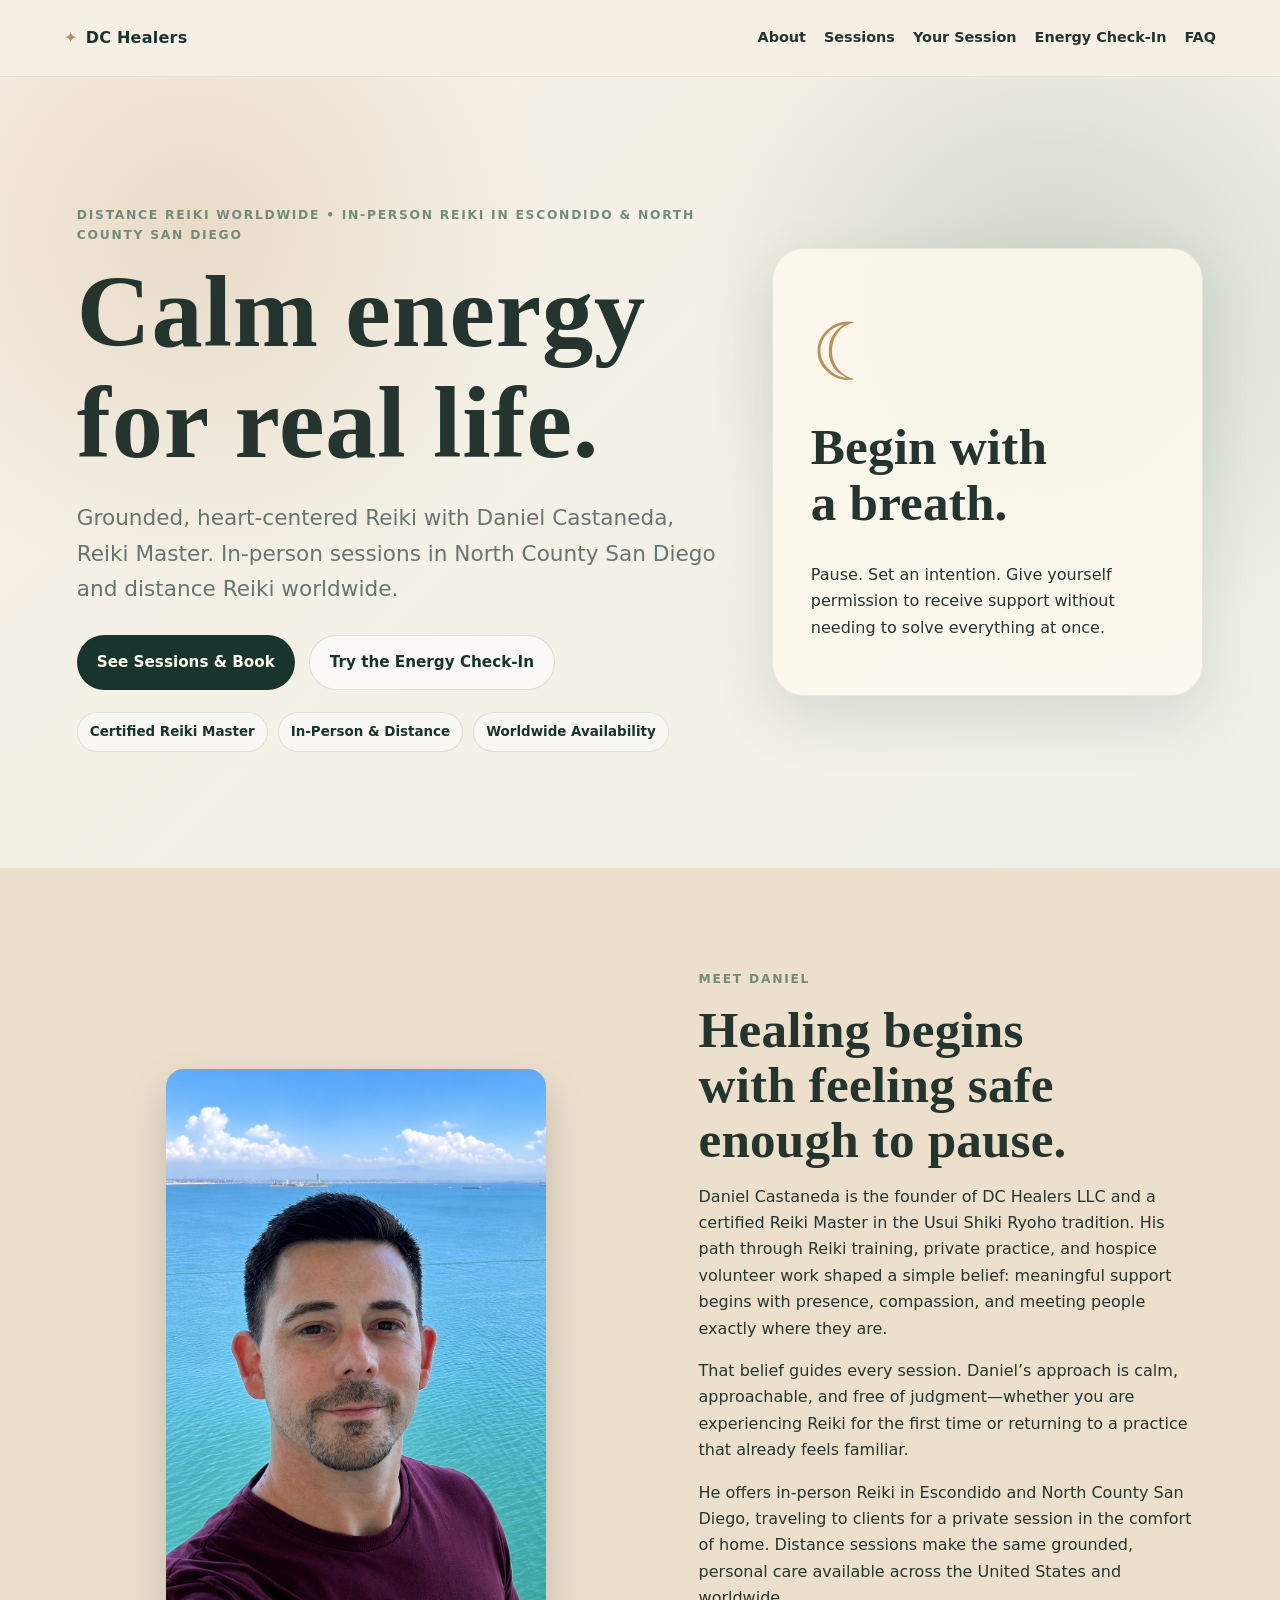
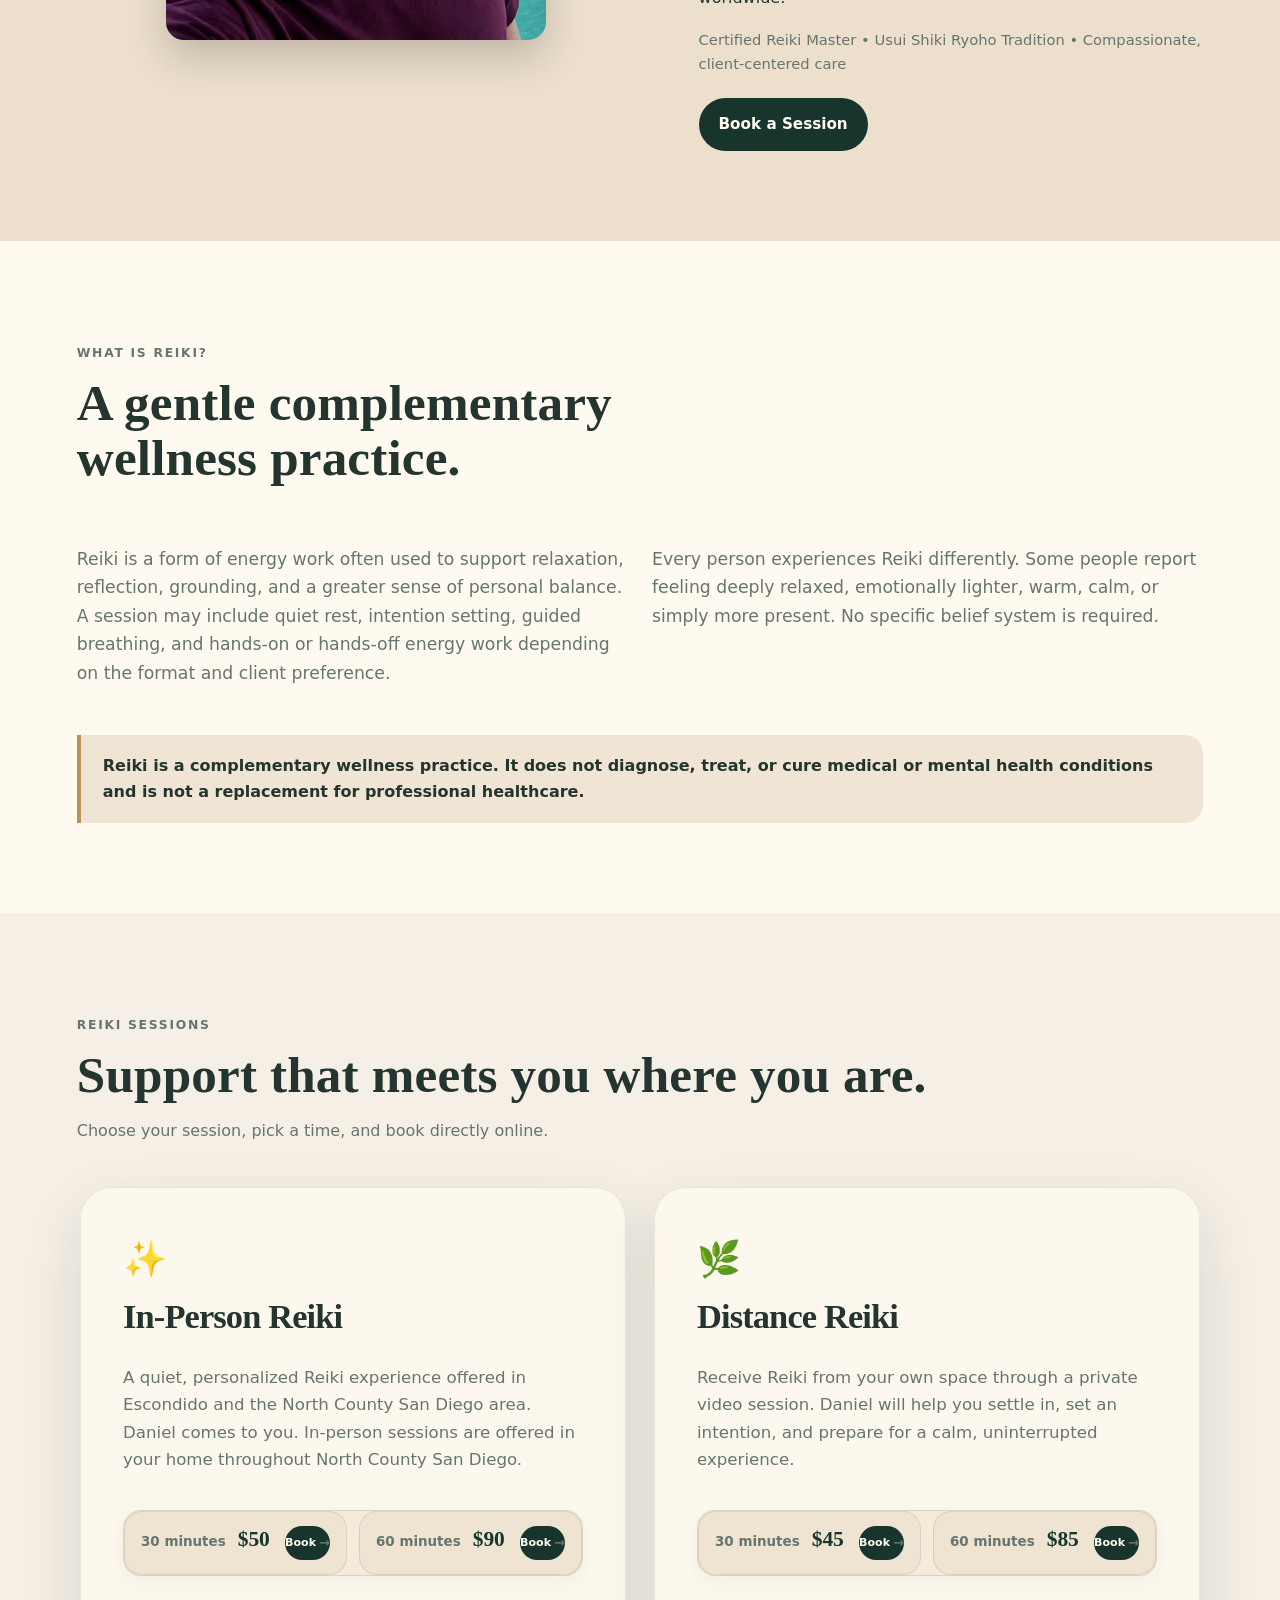
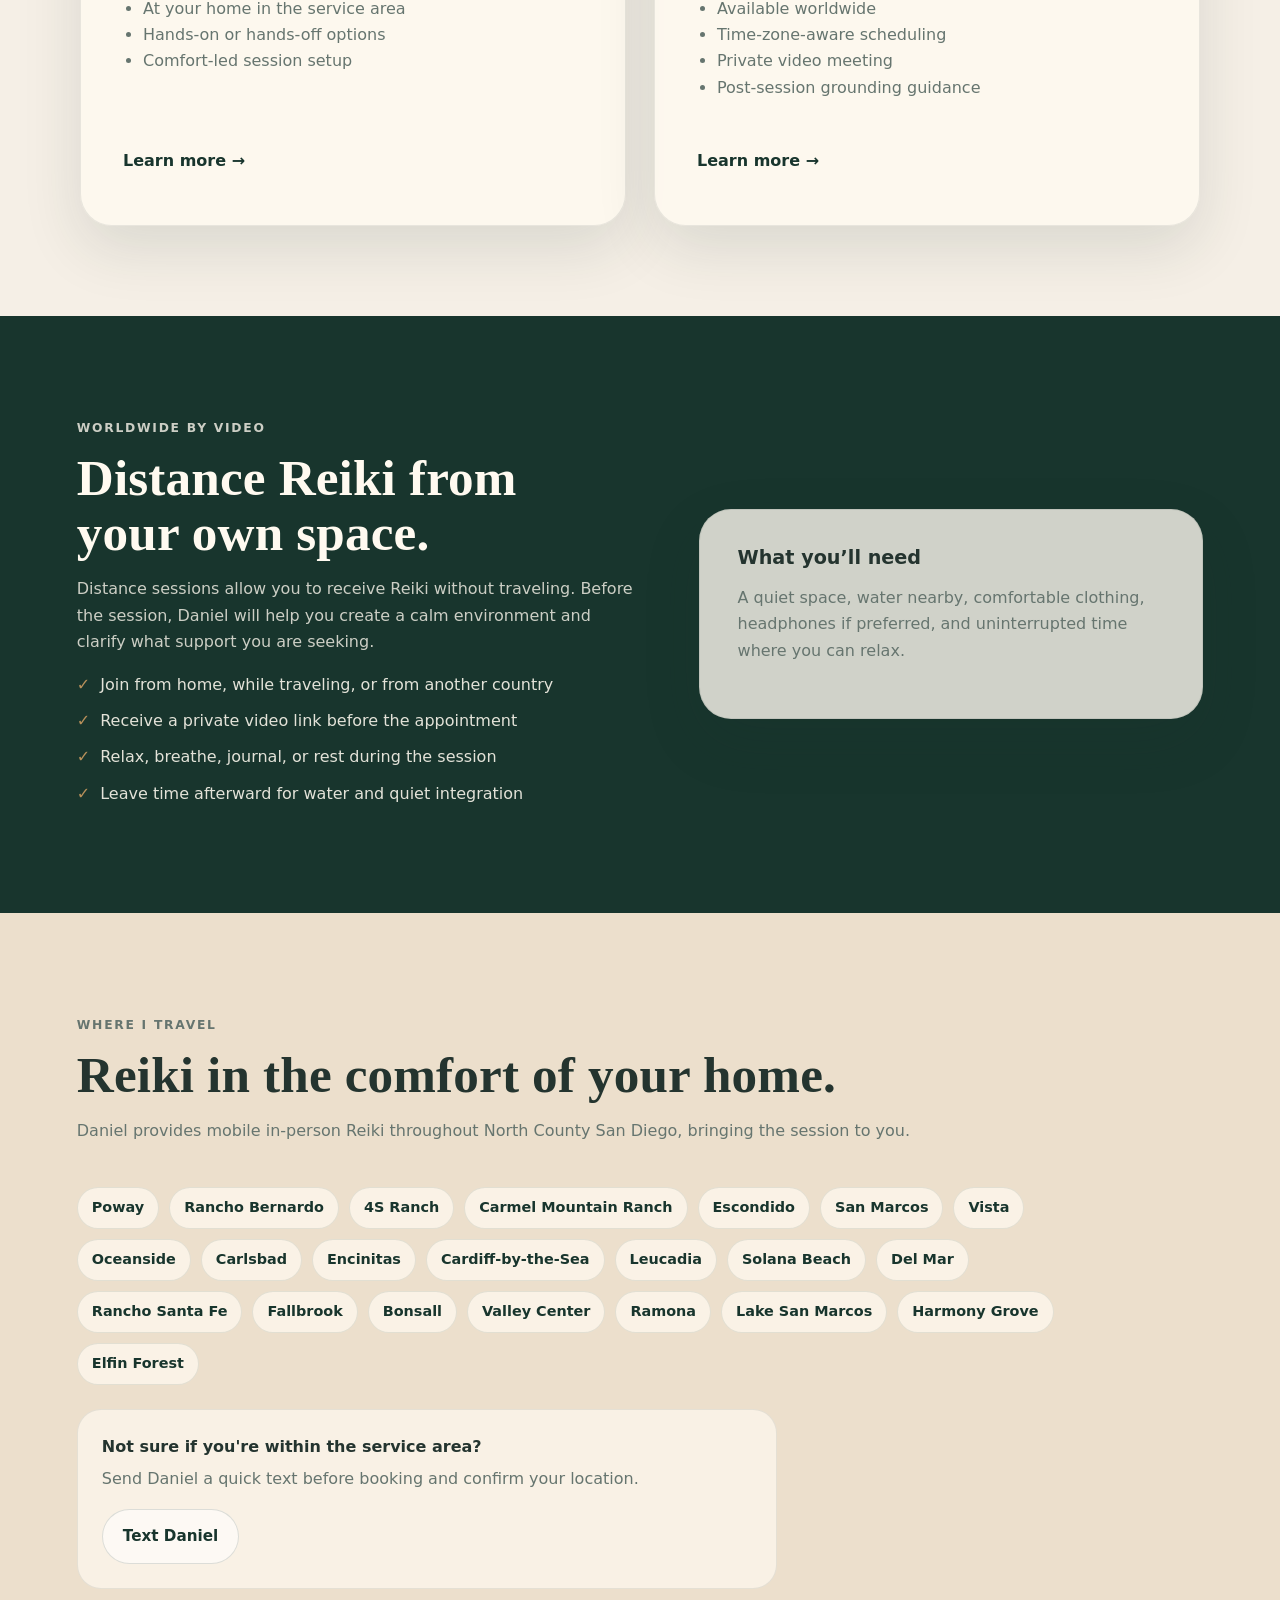
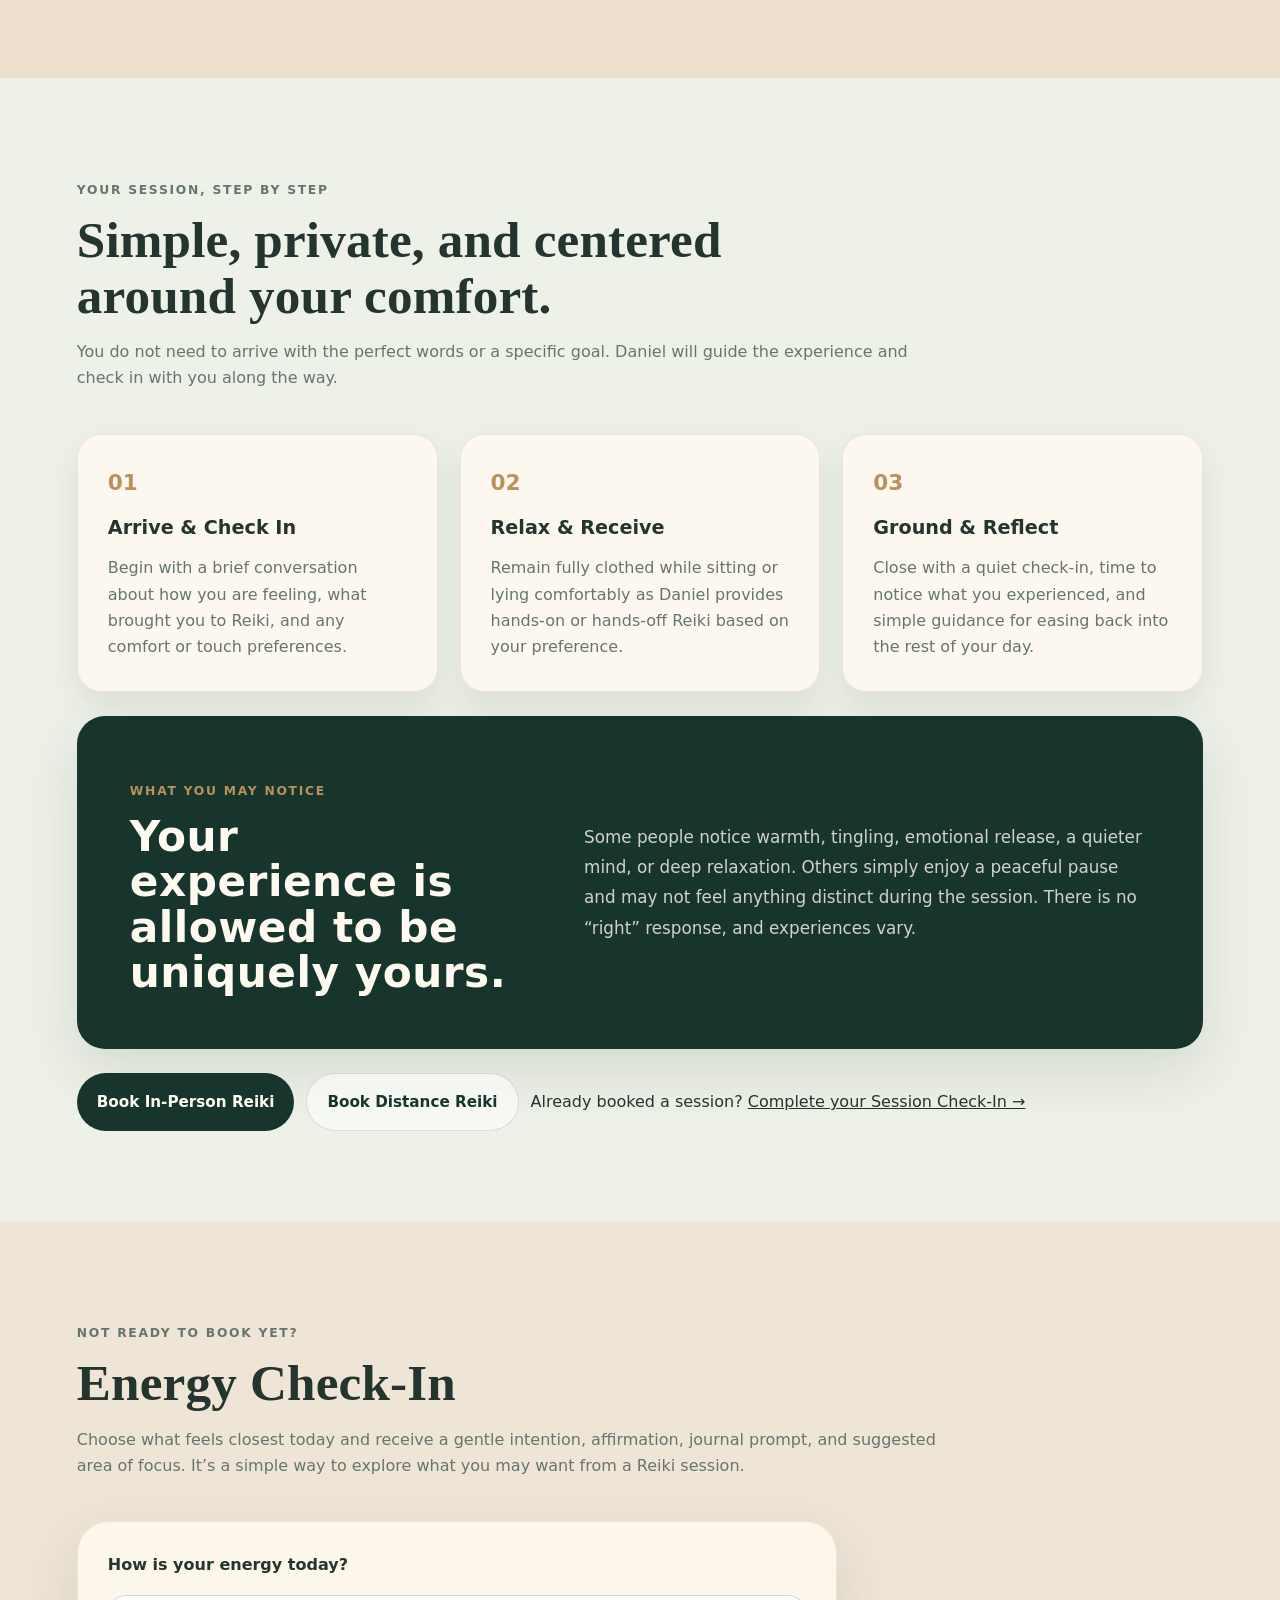
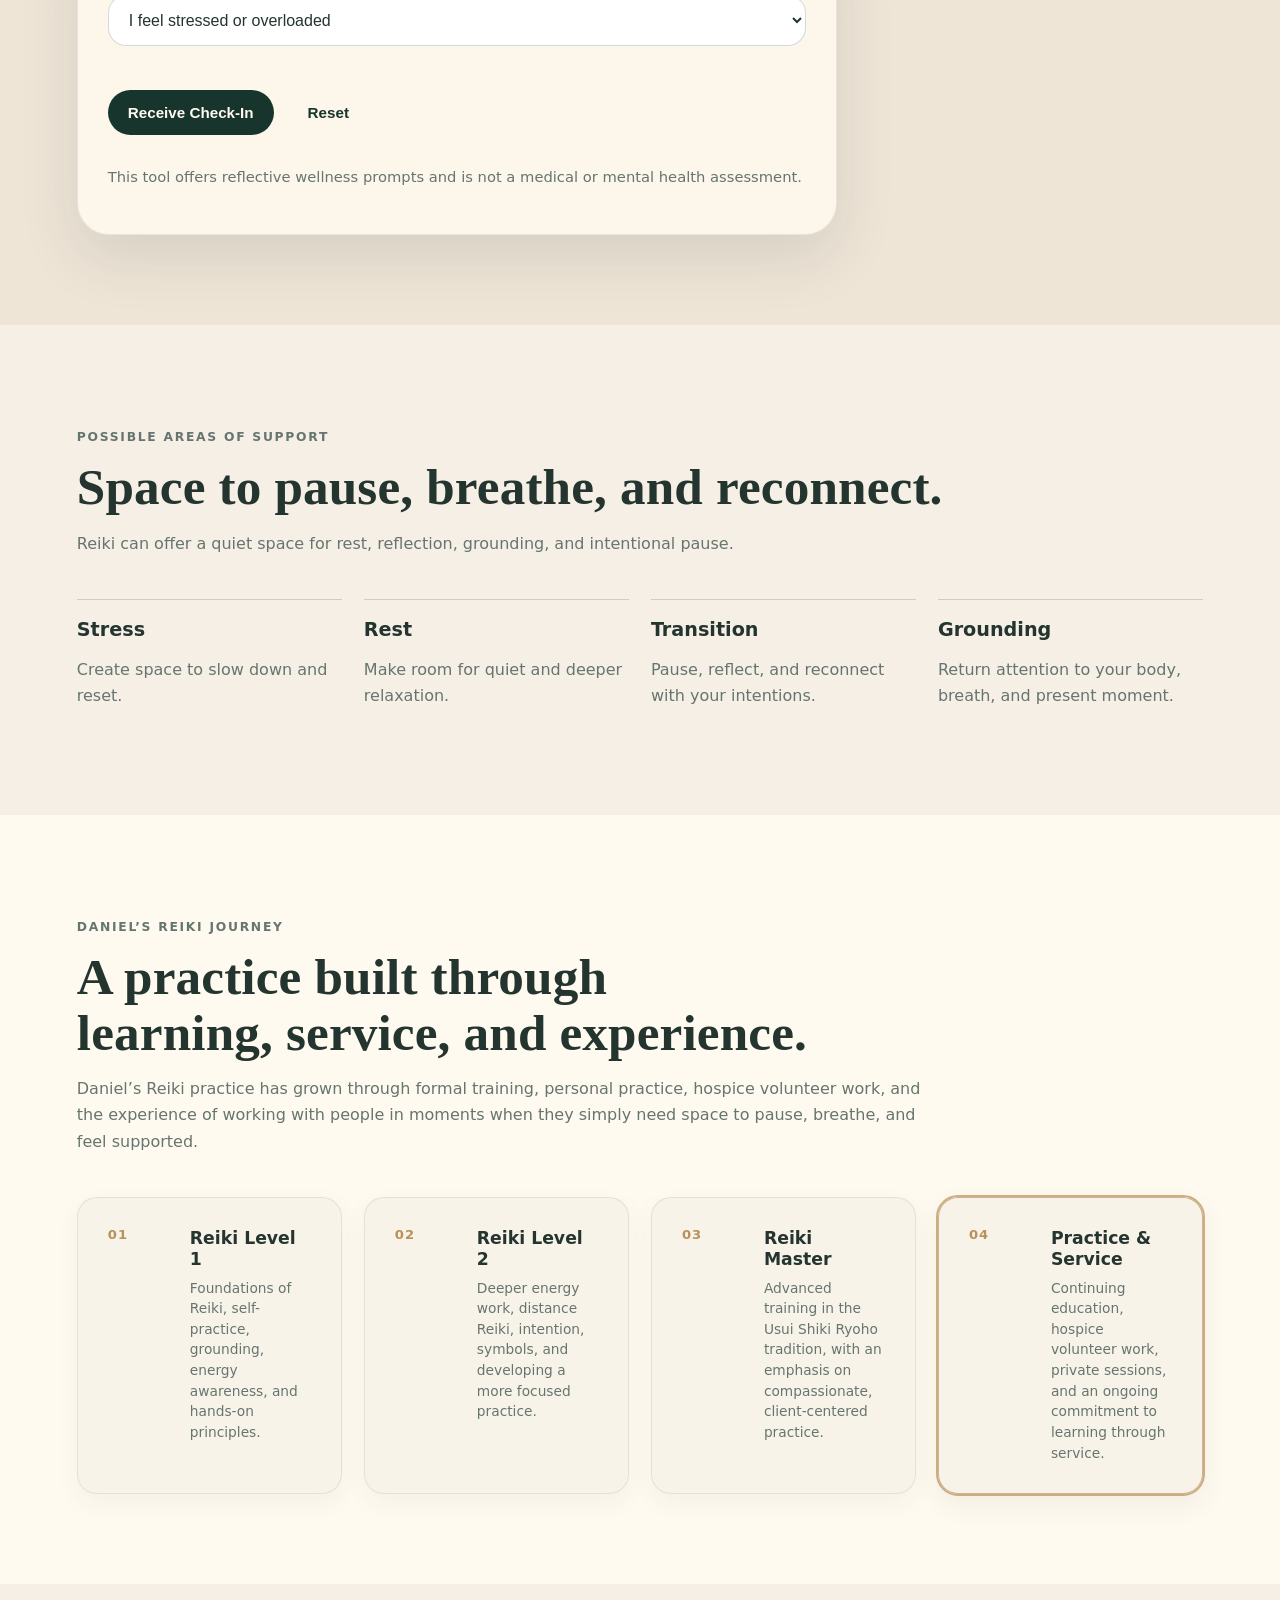
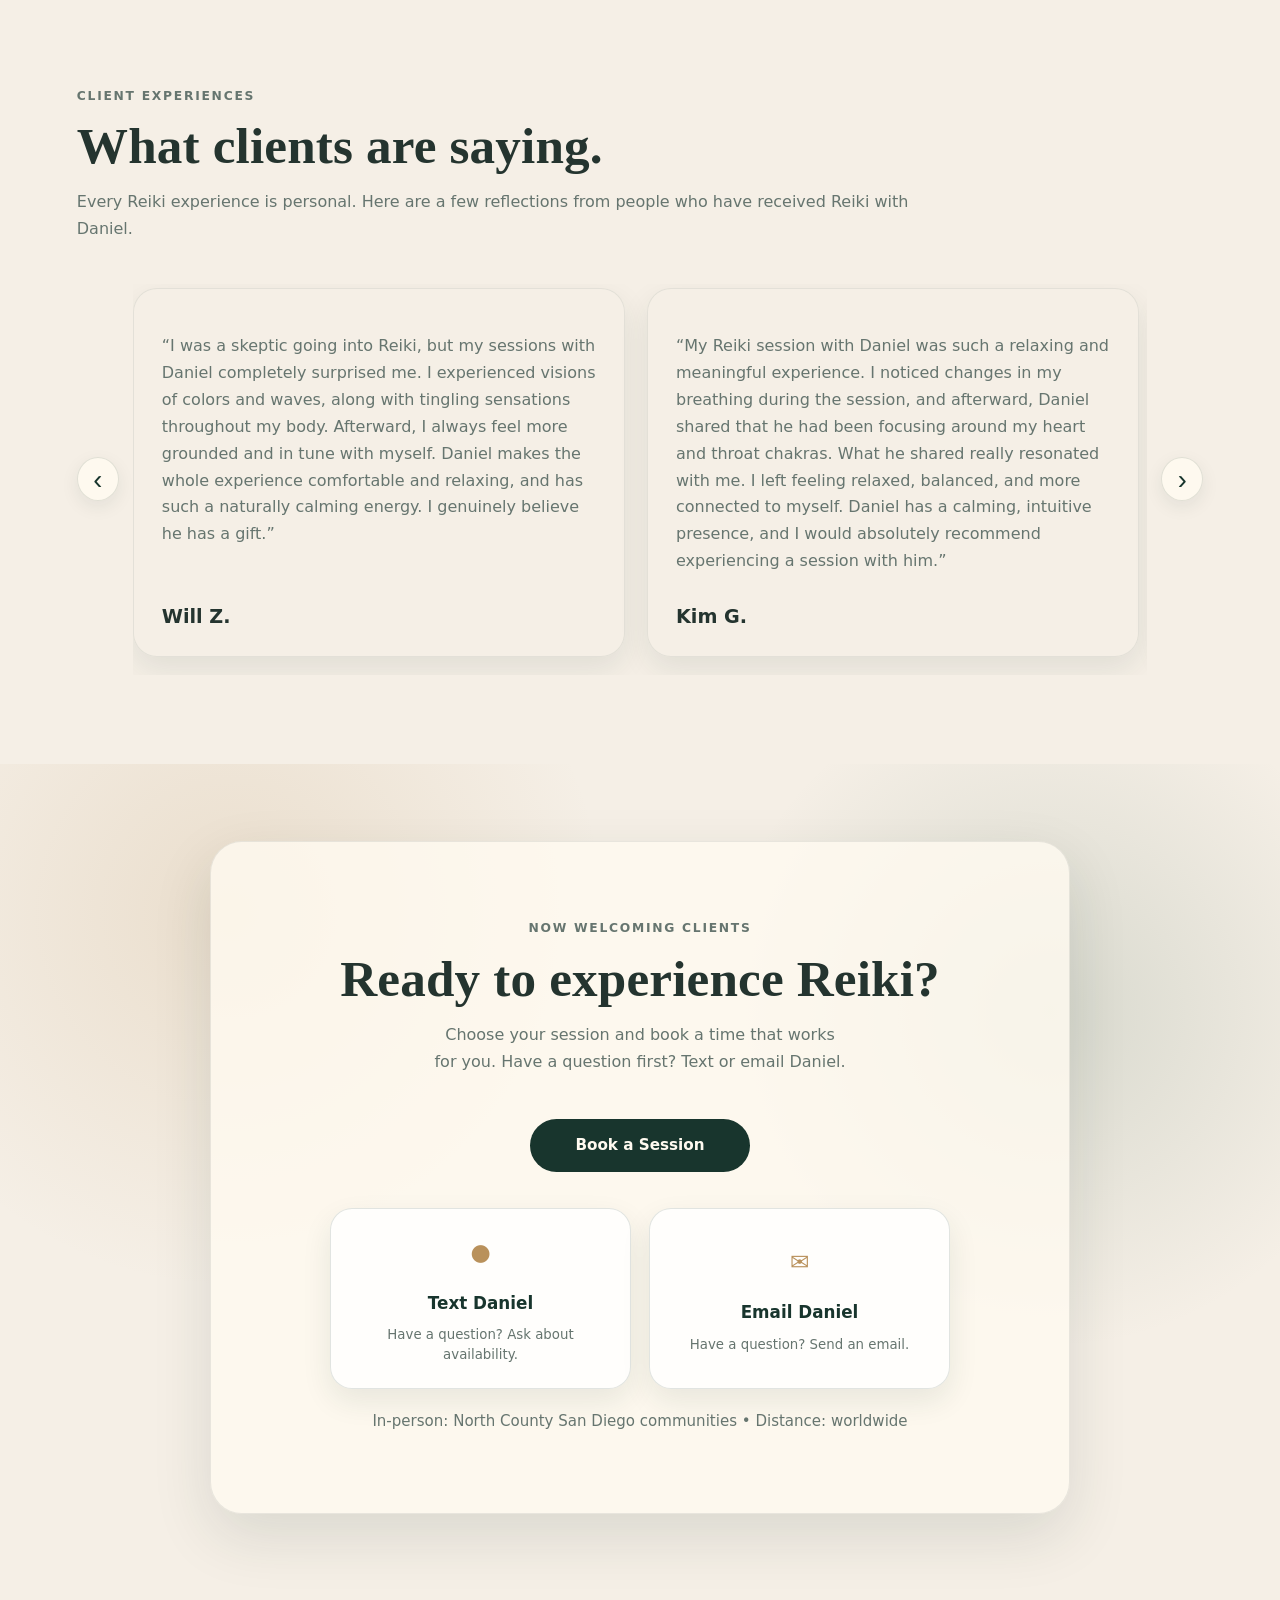
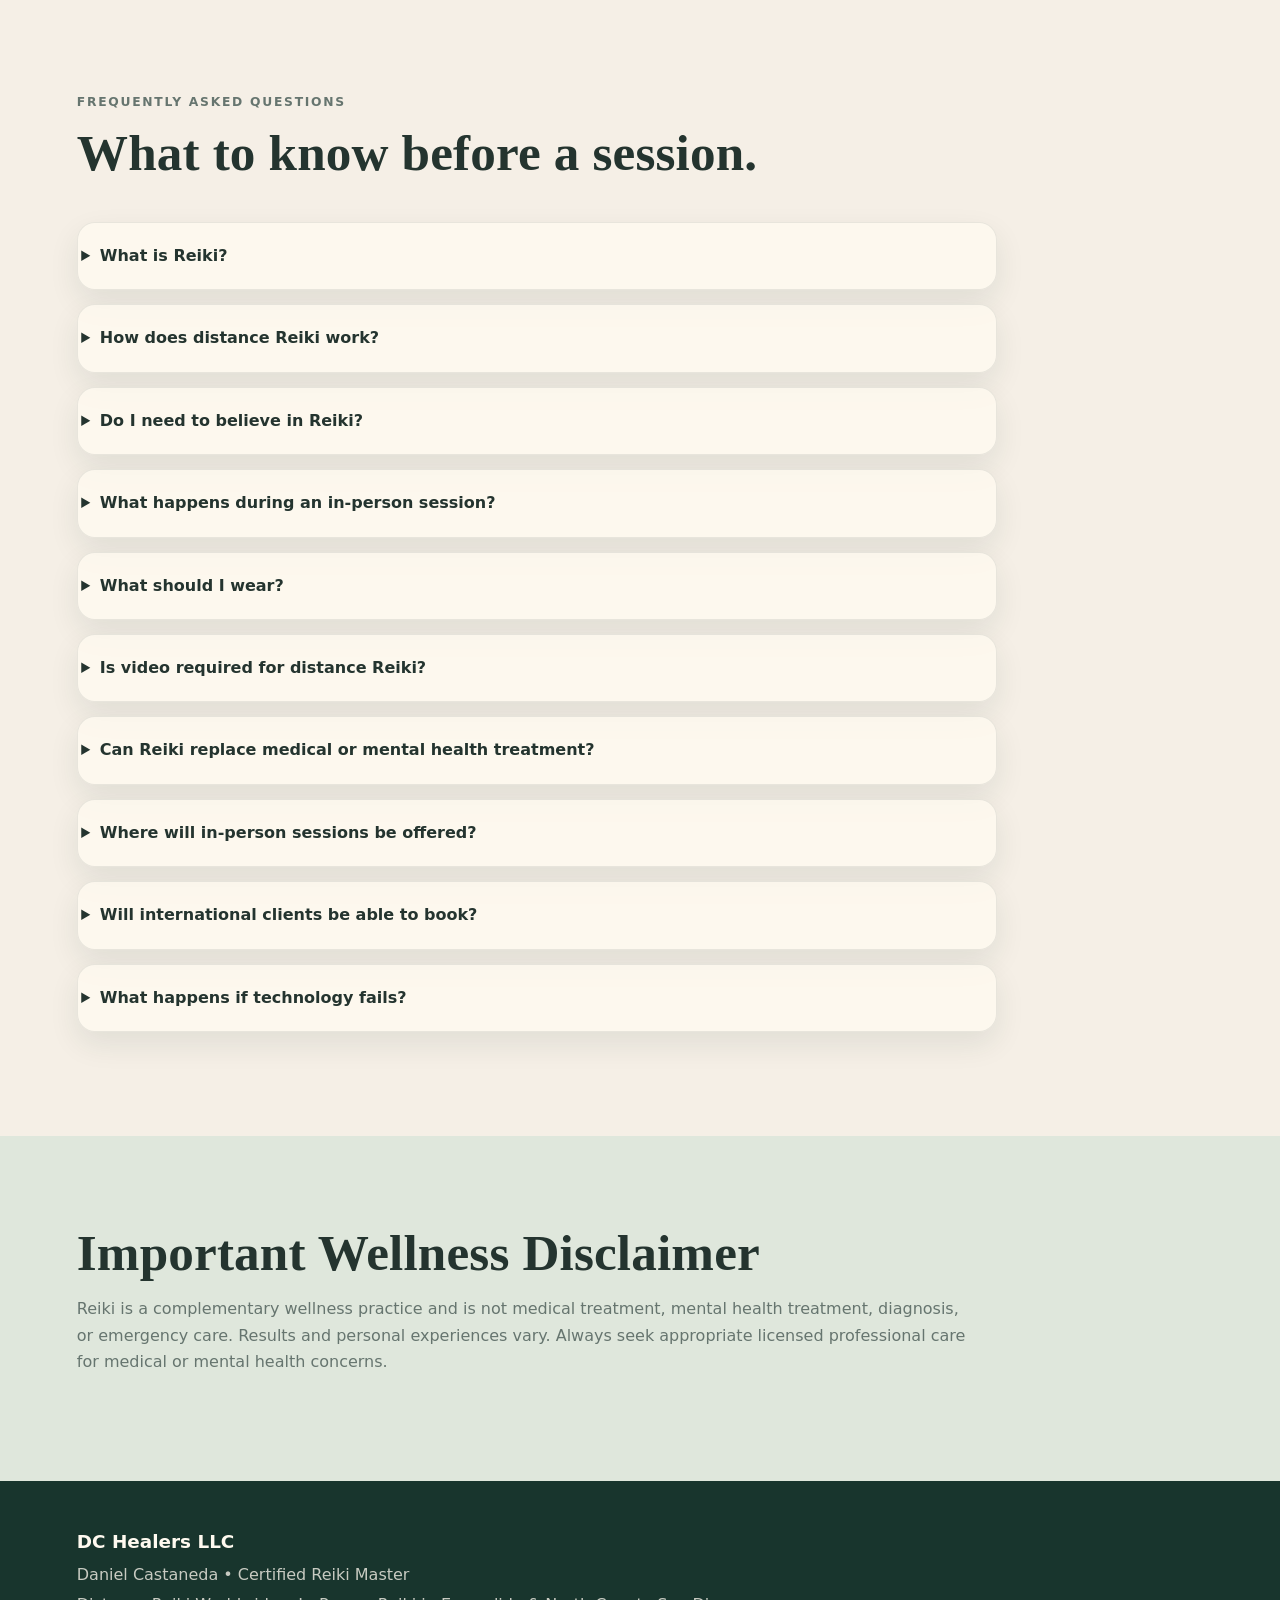
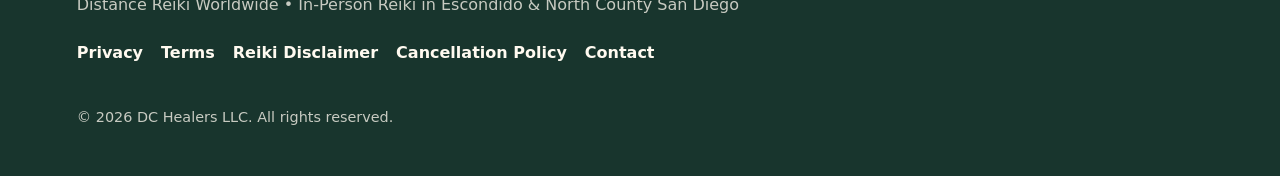
<file: index.html>
<!DOCTYPE html>
<html lang="en">
<head>
  <meta charset="UTF-8" />
  <meta name="viewport" content="width=device-width, initial-scale=1, viewport-fit=cover" />

  <title>DC Healers | Reiki in Escondido, San Diego & Worldwide</title>
  <meta name="description" content="Distance Reiki worldwide and in-person Reiki in Escondido and North County San Diego with Daniel Castaneda, certified Reiki Master and founder of DC Healers LLC." />
  <meta name="author" content="Daniel Castaneda, DC Healers LLC" />
  <meta name="robots" content="index, follow, max-image-preview:large, max-snippet:-1, max-video-preview:-1" />
  <meta name="referrer" content="strict-origin-when-cross-origin" />
  <link rel="canonical" href="https://dchealers.com/" />

  <meta property="og:site_name" content="DC Healers" />
  <meta property="og:title" content="DC Healers | Calm Energy for Real Life" />
  <meta property="og:description" content="Grounded distance Reiki worldwide and in-person Reiki in Escondido and North County San Diego with Daniel Castaneda." />
  <meta property="og:type" content="website" />
  <meta property="og:url" content="https://dchealers.com/" />
  <meta property="og:locale" content="en_US" />

  <meta name="twitter:card" content="summary_large_image" />
  <meta name="twitter:title" content="DC Healers | Reiki in San Diego & Worldwide" />
  <meta name="twitter:description" content="Distance Reiki worldwide and in-person Reiki in Escondido and North County San Diego with Daniel Castaneda." />

  <meta name="theme-color" content="#18352d" />
  <meta name="color-scheme" content="light" />
  <meta name="mobile-web-app-capable" content="yes" />
  <meta name="application-name" content="DC Healers" />
  <meta name="apple-mobile-web-app-capable" content="yes" />
  <meta name="apple-mobile-web-app-title" content="DC Healers" />
  <meta name="apple-mobile-web-app-status-bar-style" content="default" />
  <meta name="format-detection" content="telephone=no" />

  <link rel="icon" type="image/png" href="/favicon.png" />
  <link rel="apple-touch-icon" sizes="180x180" href="/app-icon.png" />
  <link rel="manifest" href="/manifest.json?v=6" />
  <link rel="preconnect" href="https://fonts.googleapis.com" />
  <link rel="preconnect" href="https://fonts.gstatic.com" crossorigin />

  <script type="application/ld+json">
  {
    "@context": "https://schema.org",
    "@graph": [
      {
        "@type": ["HealthAndBeautyBusiness", "LocalBusiness"],
        "@id": "https://dchealers.com/#business",
        "name": "DC Healers LLC",
        "alternateName": "DC Healers",
        "url": "https://dchealers.com/",
        "email": "Daniel.Castaneda@DCHealers.com",
        "telephone": "+16197279824",
        "description": "Grounded distance Reiki worldwide and in-person Reiki in Escondido and North County San Diego with Daniel Castaneda.",
        "priceRange": "$$",
        "areaServed": [
          {"@type": "City", "name": "Escondido"},
          {"@type": "AdministrativeArea", "name": "North County San Diego"},
          {"@type": "AdministrativeArea", "name": "San Diego County"},
          {"@type": "Place", "name": "Worldwide for distance Reiki"}
        ],
        "address": {
          "@type": "PostalAddress",
          "addressLocality": "Escondido",
          "addressRegion": "CA",
          "addressCountry": "US"
        },
        "founder": {
          "@type": "Person",
          "@id": "https://dchealers.com/#daniel",
          "name": "Daniel Castaneda",
          "jobTitle": "Reiki Master"
        },
        "contactPoint": {
          "@type": "ContactPoint",
          "contactType": "customer service",
          "email": "Daniel.Castaneda@DCHealers.com",
          "availableLanguage": "English"
        },
        "makesOffer": [
          {
            "@type": "Offer",
            "itemOffered": {
              "@type": "Service",
              "name": "Distance Reiki",
              "url": "https://dchealers.com/distance-reiki.html",
              "areaServed": "Worldwide"
            }
          },
          {
            "@type": "Offer",
            "itemOffered": {
              "@type": "Service",
              "name": "In-Person Reiki",
              "url": "https://dchealers.com/in-person-reiki.html",
              "areaServed": "Escondido and North County San Diego"
            }
          }
        ]
      },
      {
        "@type": "WebSite",
        "@id": "https://dchealers.com/#website",
        "url": "https://dchealers.com/",
        "name": "DC Healers",
        "publisher": {"@id": "https://dchealers.com/#business"},
        "inLanguage": "en-US"
      },
      {
        "@type": "WebPage",
        "@id": "https://dchealers.com/#webpage",
        "url": "https://dchealers.com/",
        "name": "DC Healers | Reiki in Escondido, San Diego & Worldwide",
        "isPartOf": {"@id": "https://dchealers.com/#website"},
        "about": {"@id": "https://dchealers.com/#business"},
        "description": "Distance Reiki worldwide and in-person Reiki in Escondido and North County San Diego with Daniel Castaneda.",
        "inLanguage": "en-US"
      },
      {
        "@type": "FAQPage",
        "@id": "https://dchealers.com/#faq-schema",
        "mainEntity": [
          {
            "@type": "Question",
            "name": "What is Reiki?",
            "acceptedAnswer": {
              "@type": "Answer",
              "text": "Reiki is a complementary energy-based wellness practice often used to support relaxation, grounding, reflection, and personal balance."
            }
          },
          {
            "@type": "Question",
            "name": "How does distance Reiki work?",
            "acceptedAnswer": {
              "@type": "Answer",
              "text": "Distance Reiki is offered through a private video call. Daniel guides clients through preparation and intention setting before the energy-work portion of the session."
            }
          },
          {
            "@type": "Question",
            "name": "Do I need to believe in Reiki?",
            "acceptedAnswer": {
              "@type": "Answer",
              "text": "No specific spiritual or religious belief is required. Clients may approach Reiki with openness, curiosity, or a desire to relax."
            }
          },
          {
            "@type": "Question",
            "name": "Where are in-person Reiki sessions offered?",
            "acceptedAnswer": {
              "@type": "Answer",
              "text": "In-person sessions are offered in the Escondido and North County San Diego area. Exact location information is shared privately with confirmed clients."
            }
          },
          {
            "@type": "Question",
            "name": "Can international clients book distance Reiki?",
            "acceptedAnswer": {
              "@type": "Answer",
              "text": "Yes. Distance Reiki is available worldwide, subject to Daniel's calendar and time-zone availability."
            }
          },
          {
            "@type": "Question",
            "name": "Can Reiki replace medical or mental health treatment?",
            "acceptedAnswer": {
              "@type": "Answer",
              "text": "No. Reiki is complementary and should not replace medical care, mental health treatment, medication, diagnosis, or emergency services."
            }
          }
        ]
      }
    ]
  }
  </script>

  <link rel="stylesheet" href="/style.css?v=13" />

  <!-- Session card cleanup: intentional two-card layout -->
  <style>
    .session-cards {
      grid-template-columns: repeat(2, minmax(0, 1fr));
      gap: 28px;
      max-width: 1120px;
      margin: 0 auto;
    }

    .session-card {
      padding: clamp(30px, 4vw, 42px);
      display: flex;
      flex-direction: column;
      min-height: 100%;
    }

    .session-card .icon {
      font-size: 2.2rem;
      margin-bottom: 10px;
    }

    .session-card h3 {
      font-family: Georgia, "Times New Roman", serif;
      font-size: clamp(1.65rem, 3vw, 2.15rem);
      letter-spacing: -.025em;
      margin-bottom: 12px;
    }

    .session-card > p {
      font-size: 1.04rem;
      margin-bottom: 18px;
      min-height: 7.2em;
    }

    .pricing {
      display: grid;
      grid-template-columns: repeat(2, minmax(0, 1fr));
      gap: 12px;
      margin: 8px 0 20px;
    }

    .price-option {
      background: rgba(231,216,195,.38);
      border: 1px solid rgba(24,53,45,.10);
      border-radius: 18px;
      padding: 14px 16px;
      display: flex;
      align-items: baseline;
      justify-content: space-between;
      gap: 12px;
    }

    .price-option span {
      color: var(--muted);
      font-weight: 800;
      font-size: .9rem;
    }

    .price-option strong {
      color: var(--deep);
      font-family: Georgia, "Times New Roman", serif;
      font-size: 1.55rem;
      line-height: 1;
      white-space: nowrap;
    }

    .session-card ul {
      margin-top: 0;
    }

    .session-card .card-actions {
      margin-top: auto;
      padding-top: 20px;
      display: flex;
      align-items: center;
      justify-content: space-between;
      gap: 16px;
      flex-wrap: wrap;
    }

    .session-card .mini-cta {
      display: inline-flex;
      align-items: center;
      justify-content: center;
      min-height: 48px;
      padding: 12px 18px;
      border-radius: 999px;
      background: var(--deep);
      color: var(--cream);
      text-decoration: none;
      font-weight: 900;
    }

    .session-card .mini-cta:hover {
      transform: translateY(-1px);
    }

    @media (max-width: 980px) {
      .session-cards {
        grid-template-columns: 1fr;
        max-width: 720px;
      }
    }

    @media (max-width: 620px) {
      .session-card > p {
        min-height: 0;
      }

      .pricing {
        grid-template-columns: 1fr;
      }

      .price-option {
        padding: 15px 16px;
      }

      .session-card .card-actions {
        align-items: stretch;
        flex-direction: column;
      }

      .session-card .card-actions > * {
        width: 100%;
      }
    }
 /* Testimonials */
#testimonials .journey-grid {
  display: grid !important;
  grid-template-columns: repeat(2, minmax(0, 1fr)) !important;
  gap: 24px !important;
}

#testimonials .journey-card {
  display: block !important;
  width: 100% !important;
  min-width: 0 !important;
  height: auto !important;
}

#testimonials .journey-card > div {
  display: block !important;
  width: 100% !important;
  min-width: 0 !important;
}

#testimonials .journey-card p {
  display: block !important;
  width: 100% !important;
  max-width: none !important;
  margin-bottom: 16px;
}

#testimonials .journey-card h3 {
  margin-top: 0;
}

@media (max-width: 700px) {
  #testimonials .journey-grid {
    grid-template-columns: 1fr !important;
  }
}
  </style>  
</head>
<body>
<a class="skip-link" href="#main-content">Skip to content</a>

<header class="site-header">
  <div class="header-inner">
    <a class="logo" href="#top"><span class="logo-mark">✦</span><span>DC Healers</span></a>
    <button class="menu-toggle" id="menu-toggle" type="button" aria-label="Open navigation" aria-expanded="false">☰</button>
    <nav id="site-nav" aria-label="Main navigation">
      <a href="#about">About</a>
      <a href="#sessions">Sessions</a>
      <a href="#process">Your Session</a>
      <a href="#checkin">Energy Check-In</a>
      <a href="#faq">FAQ</a>
    </nav>
  </div>
</header>

<main id="main-content">

<section id="top" class="hero">
  <div class="hero-copy">
    <p class="eyebrow">Distance Reiki Worldwide • In-Person Reiki in Escondido & North County San Diego</p>
    <h1>Calm energy for real life.</h1>
   <p class="hero-text">Grounded, heart-centered Reiki with Daniel Castaneda, Reiki Master. In-person sessions in North County San Diego and distance Reiki worldwide.</p>
    <div class="hero-actions">
<a class="button primary" href="#sessions">See Sessions &amp; Book</a>
      <a class="button ghost" href="#checkin">Try the Energy Check-In</a>
    </div>
    <div class="hero-trust">
      <span>Certified Reiki Master</span>
      <span>In-Person & Distance</span>
      <span>Worldwide Availability</span>
    </div>
  </div>

  <div class="hero-card">
    <div class="moon">☾</div>
    <h2>Begin with a breath.</h2>
    <p>Pause. Set an intention. Give yourself permission to receive support without needing to solve everything at once.</p>
  </div>
</section>

<section id="about" class="split-section about">
  <div class="portrait-photo">
    <img src="Daniel%20Photo.png"
         alt="Daniel Castaneda, certified Reiki Master and founder of DC Healers"
         width="760"
         height="950"
         loading="lazy"
         decoding="async">
  </div>

  <div>
    <p class="eyebrow">Meet Daniel</p>
    <h2>Healing begins with feeling safe enough to pause.</h2>
    <p>Daniel Castaneda is the founder of DC Healers LLC and a certified Reiki Master in the Usui Shiki Ryoho tradition. His path through Reiki training, private practice, and hospice volunteer work shaped a simple belief: meaningful support begins with presence, compassion, and meeting people exactly where they are.</p>
    <p>That belief guides every session. Daniel’s approach is calm, approachable, and free of judgment—whether you are experiencing Reiki for the first time or returning to a practice that already feels familiar.</p>
    <p>He offers in-person Reiki in Escondido and North County San Diego, traveling to clients for a private session in the comfort of home. Distance sessions make the same grounded, personal care available across the United States and worldwide.</p>
    <p class="credential-note">Certified Reiki Master • Usui Shiki Ryoho Tradition • Compassionate, client-centered care</p>
    <div class="inline-contact-actions">
      <a class="button primary" href="mailto:daniel.castaneda@dchealers.com?subject=DC%20Healers%20Session%20Request">Book a Session</a>
    </div>
  </div>
</section>

<section id="reiki" class="section intro-section">
  <div class="section-heading">
    <p class="eyebrow">What Is Reiki?</p>
    <h2>A gentle complementary wellness practice.</h2>
  </div>
  <div class="two-column-text">
    <p>Reiki is a form of energy work often used to support relaxation, reflection, grounding, and a greater sense of personal balance. A session may include quiet rest, intention setting, guided breathing, and hands-on or hands-off energy work depending on the format and client preference.</p>
    <p>Every person experiences Reiki differently. Some people report feeling deeply relaxed, emotionally lighter, warm, calm, or simply more present. No specific belief system is required.</p>
  </div>
  <div class="disclaimer-callout">Reiki is a complementary wellness practice. It does not diagnose, treat, or cure medical or mental health conditions and is not a replacement for professional healthcare.</div>
</section>

<section id="sessions" class="section sessions-section">
  <div class="section-heading">
    <p class="eyebrow">Reiki Sessions</p>
    <h2>Support that meets you where you are.</h2>
    <p>Choose your session, pick a time, and book directly online.</p>
  </div>

  <div class="cards session-cards">

    <article class="card session-card">
      <span class="icon">✨</span>
      <h3>In-Person Reiki</h3>
      <p>A quiet, personalized Reiki experience offered in Escondido and the North County San Diego area. Daniel comes to you. In-person sessions are offered in your home throughout North County San Diego.</p>

      <div class="pricing" aria-label="In-person Reiki pricing">
<a class="price-option" aria-label="Book a 30-minute in-person Reiki session for $50" href="https://dchealers.setmore.com/services/925f6d6d-2204-4aef-9b80-2e35a79911d1">
    <span class="price-duration">30 minutes</span><strong class="price-amount">$50</strong><span class="price-book">Book <span aria-hidden="true">→</span></span>
</a>
<a class="price-option" aria-label="Book a 60-minute in-person Reiki session for $90" href="https://dchealers.setmore.com/services/f63a6f7d-4ef3-407c-befd-6c2160d81c1b">
    <span class="price-duration">60 minutes</span><strong class="price-amount">$90</strong><span class="price-book">Book <span aria-hidden="true">→</span></span>
</a>
</div>
      
      <ul>
        <li>At your home in the service area</li>
        <li>Hands-on or hands-off options</li>
        <li>Comfort-led session setup</li>
      </ul>

      <div class="card-actions">
        <a class="card-link" href="/in-person-reiki.html">Learn more →</a>
      
      </div>
    </article>

    <article class="card session-card">
      <span class="icon">🌿</span>
      <h3>Distance Reiki</h3>
      <p>Receive Reiki from your own space through a private video session. Daniel will help you settle in, set an intention, and prepare for a calm, uninterrupted experience.</p>

   <div class="pricing" aria-label="Distance Reiki pricing">
    <a class="price-option" aria-label="Book a 30-minute distance Reiki session for $45" href="https://dchealers.setmore.com/services/4bc9ed78-75e5-4ed2-9249-a19fce938799">
        <span class="price-duration">30 minutes</span><strong class="price-amount">$45</strong><span class="price-book">Book <span aria-hidden="true">→</span></span>
    </a>
    <a class="price-option" aria-label="Book a 60-minute distance Reiki session for $85" href="https://dchealers.setmore.com/services/111558bc-fed0-4663-94fb-ca4b347dedbd">
        <span class="price-duration">60 minutes</span><strong class="price-amount">$85</strong><span class="price-book">Book <span aria-hidden="true">→</span></span>
    </a>
</div>

      <ul>
        <li>Available worldwide</li>
        <li>Time-zone-aware scheduling</li>
        <li>Private video meeting</li>
        <li>Post-session grounding guidance</li>
      </ul>

      <div class="card-actions">
        <a class="card-link" href="/distance-reiki.html">Learn more →</a>

      </div>
    </article>

  </div>
</section>

<section id="distance" class="split-section dark-section">
  <div>
    <p class="eyebrow">Worldwide by Video</p>
    <h2>Distance Reiki from your own space.</h2>
    <p>Distance sessions allow you to receive Reiki without traveling. Before the session, Daniel will help you create a calm environment and clarify what support you are seeking.</p>
    <ul class="check-list">
      <li>Join from home, while traveling, or from another country</li>
      <li>Receive a private video link before the appointment</li>
      <li>Relax, breathe, journal, or rest during the session</li>
      <li>Leave time afterward for water and quiet integration</li>
    </ul>
  </div>
  <div class="soft-panel">
    <h3>What you’ll need</h3>
    <p>A quiet space, water nearby, comfortable clothing, headphones if preferred, and uninterrupted time where you can relax.</p>
  </div>
</section>

<section class="section service-area-section" id="service-area">
  <div class="section-heading">
    <p class="eyebrow">Where I Travel</p>
    <h2>Reiki in the comfort of your home.</h2>
    <p>Daniel provides mobile in-person Reiki throughout North County San Diego, bringing the session to you.</p>
  </div>

  <div class="service-area-list" aria-label="North County San Diego service area">
    <span>Poway</span>
    <span>Rancho Bernardo</span>
    <span>4S Ranch</span>
    <span>Carmel Mountain Ranch</span>
    <span>Escondido</span>
    <span>San Marcos</span>
    <span>Vista</span>
    <span>Oceanside</span>
    <span>Carlsbad</span>
    <span>Encinitas</span>
    <span>Cardiff-by-the-Sea</span>
    <span>Leucadia</span>
    <span>Solana Beach</span>
    <span>Del Mar</span>
    <span>Rancho Santa Fe</span>
    <span>Fallbrook</span>
    <span>Bonsall</span>
    <span>Valley Center</span>
    <span>Ramona</span>
    <span>Lake San Marcos</span>
    <span>Harmony Grove</span>
    <span>Elfin Forest</span>
  </div>

  <div class="service-area-note">
    <strong>Not sure if you're within the service area?</strong>
    <p>Send Daniel a quick text before booking and confirm your location.</p>
    <a class="button ghost" href="sms:+16197279824">Text Daniel</a>
  </div>
</section>

<section id="process" class="section process-section session-steps-section">
  <div class="section-heading">
    <p class="eyebrow">Your Session, Step by Step</p>
    <h2>Simple, private, and centered around your comfort.</h2>
    <p>You do not need to arrive with the perfect words or a specific goal. Daniel will guide the experience and check in with you along the way.</p>
  </div>

  <div class="process-grid">
    <article><span>01</span><h3>Arrive &amp; Check In</h3><p>Begin with a brief conversation about how you are feeling, what brought you to Reiki, and any comfort or touch preferences.</p></article>
    <article><span>02</span><h3>Relax &amp; Receive</h3><p>Remain fully clothed while sitting or lying comfortably as Daniel provides hands-on or hands-off Reiki based on your preference.</p></article>
    <article><span>03</span><h3>Ground &amp; Reflect</h3><p>Close with a quiet check-in, time to notice what you experienced, and simple guidance for easing back into the rest of your day.</p></article>
  </div>

  <div class="experience-panel">
    <div><p class="eyebrow">What You May Notice</p><h3>Your experience is allowed to be uniquely yours.</h3></div>
    <p>Some people notice warmth, tingling, emotional release, a quieter mind, or deep relaxation. Others simply enjoy a peaceful pause and may not feel anything distinct during the session. There is no “right” response, and experiences vary.</p>
  </div>

  <div class="section-cta">
    <a class="button primary" href="https://dchealers.setmore.com/services/925f6d6d-2204-4aef-9b80-2e35a79911d1">Book In-Person Reiki</a>
    <a class="button ghost" href="https://dchealers.setmore.com/services/4bc9ed78-75e5-4ed2-9249-a19fce938799">Book Distance Reiki</a>
    <p>Already booked a session? <a href="/client-intake.html">Complete your Session Check-In →</a></p>
  </div>
</section>

<section id="checkin" class="section checkin-section">
  <div class="section-heading">
    <p class="eyebrow">Not Ready to Book Yet?</p>
    <h2>Energy Check-In</h2>
    <p>Choose what feels closest today and receive a gentle intention, affirmation, journal prompt, and suggested area of focus. It’s a simple way to explore what you may want from a Reiki session.</p>
  </div>

  <div class="checkin-box">
    <label for="energy-state">How is your energy today?</label>
    <select id="energy-state">
      <option value="stress">I feel stressed or overloaded</option>
      <option value="sleep">I need rest or better sleep</option>
      <option value="transition">I’m moving through a life transition</option>
      <option value="grounding">I feel scattered and need grounding</option>
      <option value="grief">I’m carrying grief or emotional heaviness</option>
      <option value="curious">I’m curious and want to explore Reiki</option>
      <option value="unsure">I’m not sure what I need</option>
    </select>
    <div class="checkin-actions">
      <button type="button" class="button primary" id="checkin-button">Receive Check-In</button>
      <button type="button" class="button text-button" id="reset-button">Reset</button>
    </div>
    <p class="tool-disclaimer">This tool offers reflective wellness prompts and is not a medical or mental health assessment.</p>
  </div>
  <div id="checkin-result" class="result-card hidden" aria-live="polite"></div>
</section>

<section class="section why-section">
  <div class="section-heading">
    <p class="eyebrow">Possible Areas of Support</p>
    <h2>Space to pause, breathe, and reconnect.</h2>
    <p>Reiki can offer a quiet space for rest, reflection, grounding, and intentional pause.</p>
  </div>
  <div class="benefits">
    <div><h3>Stress</h3><p>Create space to slow down and reset.</p></div>
    <div><h3>Rest</h3><p>Make room for quiet and deeper relaxation.</p></div>
    <div><h3>Transition</h3><p>Pause, reflect, and reconnect with your intentions.</p></div>
    <div><h3>Grounding</h3><p>Return attention to your body, breath, and present moment.</p></div>
  </div>
</section>

<section id="journey" class="section journey-section">
  <div class="section-heading">
    <p class="eyebrow">Daniel’s Reiki Journey</p>
    <h2>A practice built through learning, service, and experience.</h2>
    <p>Daniel’s Reiki practice has grown through formal training, personal practice, hospice volunteer work, and the experience of working with people in moments when they simply need space to pause, breathe, and feel supported.</p>
  </div>

  <div class="journey-grid">
    <article class="journey-card">
      <span>01</span>
      <div>
        <h3>Reiki Level 1</h3>
        <p>Foundations of Reiki, self-practice, grounding, energy awareness, and hands-on principles.</p>
      </div>
    </article>

    <article class="journey-card">
      <span>02</span>
      <div>
        <h3>Reiki Level 2</h3>
        <p>Deeper energy work, distance Reiki, intention, symbols, and developing a more focused practice.</p>
      </div>
    </article>

    <article class="journey-card">
      <span>03</span>
      <div>
        <h3>Reiki Master</h3>
        <p>Advanced training in the Usui Shiki Ryoho tradition, with an emphasis on compassionate, client-centered practice.</p>
      </div>
    </article>

    <article class="journey-card current">
      <span>04</span>
      <div>
        <h3>Practice & Service</h3>
        <p>Continuing education, hospice volunteer work, private sessions, and an ongoing commitment to learning through service.</p>
      </div>
    </article>
  </div>
</section>

  <section id="testimonials" class="section">
  <div class="section-heading">
    <p class="eyebrow">CLIENT EXPERIENCES</p>
    <h2>What clients are saying.</h2>
    <p>Every Reiki experience is personal. Here are a few reflections from people who have received Reiki with Daniel.</p>
  </div>

  <div class="testimonial-carousel-wrap">
    <button class="testimonial-arrow testimonial-prev" type="button" aria-label="Show previous testimonials">‹</button>
    <div class="testimonial-carousel" tabindex="0" aria-label="Client testimonials">
    <article class="testimonial-card">
      <div>
        <p>“I was a skeptic going into Reiki, but my sessions with Daniel completely surprised me. I experienced visions of colors and waves, along with tingling sensations throughout my body. Afterward, I always feel more grounded and in tune with myself. Daniel makes the whole experience comfortable and relaxing, and has such a naturally calming energy. I genuinely believe he has a gift.”</p>
        <h3>Will Z.</h3>
      </div>
    </article>

    <article class="testimonial-card">
      <div>
        <p>“My Reiki session with Daniel was such a relaxing and meaningful experience. I noticed changes in my breathing during the session, and afterward, Daniel shared that he had been focusing around my heart and throat chakras. What he shared really resonated with me. I left feeling relaxed, balanced, and more connected to myself. Daniel has a calming, intuitive presence, and I would absolutely recommend experiencing a session with him.”</p>
        <h3>Kim G.</h3>
      </div>
    </article>

    <article class="testimonial-card">
      <div>
        <p>“During my Reiki session, a wave of calm washed over me as I instantly sank into a state of relaxation. My mind felt clear, and I felt completely at peace with myself.”</p>
        <h3>Michael W.</h3>
      </div>
    </article>

    <article class="testimonial-card">
      <div>
        <p>“My Reiki experience was wonderful. I felt at peace and had a very calm, soothing feeling come over me.”</p>
        <h3>Donna K.</h3>
      </div>
    </article>

    <article class="testimonial-card">
      <div>
        <p>“My first Reiki experience was something completely new to me, and I was a little skeptical at first. During my sessions, I’ve experienced beautiful blue and green colors, sometimes accompanied by flashes of white, along with unique sensations during the session. Afterwards, I feel incredibly relaxed, calm, and centered. I now look forward to every Reiki session because I leave feeling peaceful, grounded, and reassured.”</p>
        <h3>Caleb W.</h3>
      </div>
    </article>
    </div>
    <button class="testimonial-arrow testimonial-next" type="button" aria-label="Show more testimonials">›</button>
  </div>
</section>

<section id="contact" class="section opening-section request-session-section">
  <div class="opening-card">
    <p class="eyebrow">Now Welcoming Clients</p>
    <h2>Ready to experience Reiki?</h2>
    <p>Choose your session and book a time that works for you. Have a question first? Text or email Daniel.</p>
    <a class="button primary request-session-book" href="#sessions" aria-label="Choose a Reiki session and book online">Book a Session</a>
    <div class="contact-choice-grid request-contact-grid">
      <a class="contact-choice" href="sms:+16197279824">
        <span class="contact-icon">●</span>
        <strong>Text Daniel</strong>
        <small>Have a question? Ask about availability.</small>
      </a>
      <a class="contact-choice" href="mailto:daniel.castaneda@dchealers.com?subject=DC%20Healers%20Question">
        <span class="contact-icon">✉</span>
        <strong>Email Daniel</strong>
        <small>Have a question? Send an email.</small>
      </a>
    </div>
    <p class="small-note">In-person: North County San Diego communities • Distance: worldwide</p>
  </div>
</section>

<section id="faq" class="section faq-section">
  <div class="section-heading">
    <p class="eyebrow">Frequently Asked Questions</p>
    <h2>What to know before a session.</h2>
  </div>
  <div class="faq-list">
    <details><summary>What is Reiki?</summary><p>Reiki is a complementary energy-based wellness practice often used to support relaxation, grounding, reflection, and personal balance.</p></details>
    <details><summary>How does distance Reiki work?</summary><p>Distance Reiki is offered through a private video call. Daniel will guide you through preparation and intention setting before the energy-work portion of the session.</p></details>
    <details><summary>Do I need to believe in Reiki?</summary><p>No specific spiritual or religious belief is required. Clients are welcome to approach Reiki with openness, curiosity, or a simple desire to relax.</p></details>
    <details><summary>What happens during an in-person session?</summary><p>You will remain fully clothed and may sit or lie down. Daniel will explain the process and confirm whether you prefer hands-on or hands-off Reiki before beginning.</p></details>
    <details><summary>What should I wear?</summary><p>Wear comfortable clothing that allows you to relax. You may also want to bring water and avoid scheduling anything rushed immediately afterward.</p></details>
    <details><summary>Is video required for distance Reiki?</summary><p>Daniel will confirm the session format with you in advance. Video may be used for the opening and closing conversation, while you may choose to rest off camera during the Reiki portion.</p></details>
    <details><summary>Can Reiki replace medical or mental health treatment?</summary><p>No. Reiki is complementary and should never replace medical care, mental health treatment, medication, diagnosis, or emergency services.</p></details>
    <details><summary>Where will in-person sessions be offered?</summary><p>In-person sessions are offered in the Escondido and North County San Diego area. Exact location information will be shared privately with confirmed clients.</p></details>
    <details><summary>Will international clients be able to book?</summary><p>Yes. Distance Reiki is available worldwide, subject to Daniel’s calendar and time-zone availability.</p></details>
    <details><summary>What happens if technology fails?</summary><p>If technology interrupts a distance session, Daniel will work with you directly to reconnect, continue, or reschedule as appropriate.</p></details>
  </div>
</section>

<section class="section final-disclaimer">
  <h2>Important Wellness Disclaimer</h2>
  <p>Reiki is a complementary wellness practice and is not medical treatment, mental health treatment, diagnosis, or emergency care. Results and personal experiences vary. Always seek appropriate licensed professional care for medical or mental health concerns.</p>
</section>

</main>

<footer>
  <div class="footer-brand">
    <strong>DC Healers LLC</strong>
    <span>Daniel Castaneda • Certified Reiki Master</span>
    <span>Distance Reiki Worldwide • In-Person Reiki in Escondido & North County San Diego</span>
  </div>
  <div class="footer-links">
    <a href="privacy.html">Privacy</a>
    <a href="terms.html">Terms</a>
    <a href="disclaimer.html">Reiki Disclaimer</a>
    <a href="cancellation.html">Cancellation Policy</a>
    <a href="mailto:daniel.castaneda@dchealers.com">Contact</a>
  </div>
  <p>© 2026 DC Healers LLC. All rights reserved.</p>
</footer>

<div class="mobile-action-bar" aria-label="Quick contact">
  <a href="sms:+16197279824"><span>●</span> Text</a>
  <a class="mobile-primary" href="#sessions" aria-label="Choose a Reiki session and book online"><span>✦</span> Book</a>
</div>

<script src="script.js?v=12"></script>
</body>
</html>
</file>
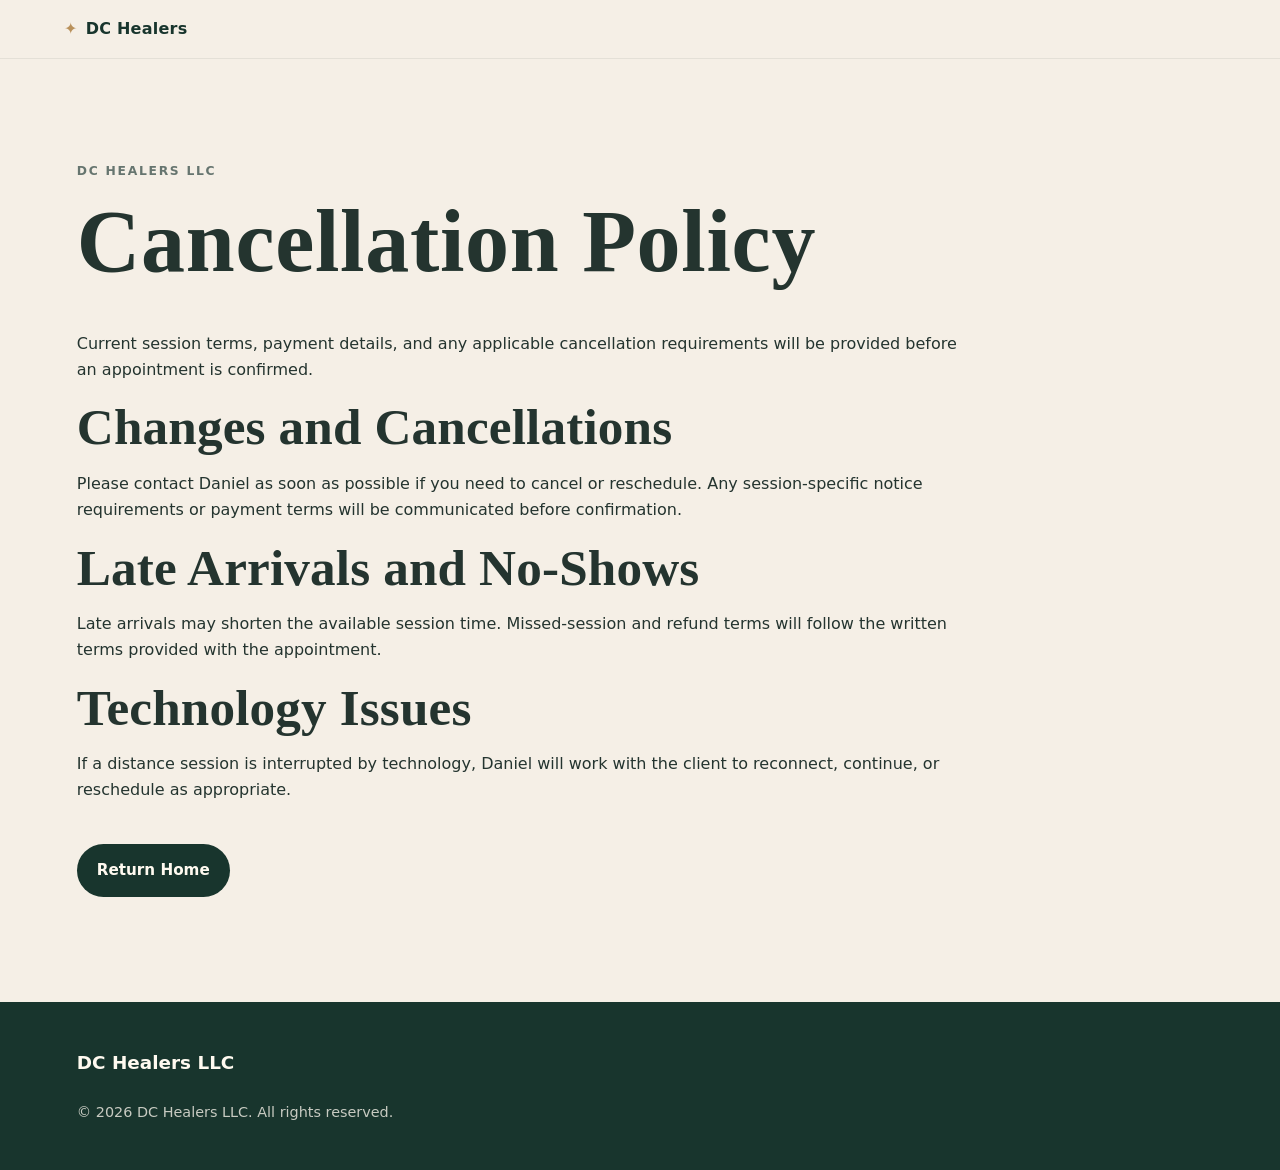
<file: cancellation.html>
<!DOCTYPE html><html lang="en"><head>
<meta charset="UTF-8" />
<meta name="viewport" content="width=device-width, initial-scale=1, viewport-fit=cover" />
<title>Cancellation Policy | DC Healers LLC</title>
<meta name="description" content="Review cancellation, rescheduling, late-arrival, no-show, refund, and technology guidance for DC Healers sessions." />
<meta name="robots" content="index, follow" />
<link rel="canonical" href="https://dchealers.com/cancellation.html" />
<meta property="og:site_name" content="DC Healers" />
<meta property="og:title" content="Cancellation Policy | DC Healers LLC" />
<meta property="og:description" content="Review cancellation, rescheduling, late-arrival, no-show, refund, and technology guidance for DC Healers sessions." />
<meta property="og:type" content="website" />
<meta property="og:url" content="https://dchealers.com/cancellation.html" />
<meta name="theme-color" content="#18352d" />
<meta name="apple-mobile-web-app-capable" content="yes" />
<meta name="apple-mobile-web-app-title" content="DC Healers" />
<link rel="manifest" href="/manifest.json?v=6" />
<link rel="stylesheet" href="/style.css?v=13" />
</head><body><header class="site-header"><div class="header-inner"><a class="logo" href="index.html"><span class="logo-mark">✦</span><span>DC Healers</span></a></div></header><main><section class="section"><div class="section-heading"><p class="eyebrow">DC Healers LLC</p><h1 style="font-size:clamp(2.8rem,7vw,5.5rem)">Cancellation Policy</h1></div><div style="max-width:900px"><p>Current session terms, payment details, and any applicable cancellation requirements will be provided before an appointment is confirmed.</p><h2>Changes and Cancellations</h2><p>Please contact Daniel as soon as possible if you need to cancel or reschedule. Any session-specific notice requirements or payment terms will be communicated before confirmation.</p><h2>Late Arrivals and No-Shows</h2><p>Late arrivals may shorten the available session time. Missed-session and refund terms will follow the written terms provided with the appointment.</p><h2>Technology Issues</h2><p>If a distance session is interrupted by technology, Daniel will work with the client to reconnect, continue, or reschedule as appropriate.</p></div><p style="margin-top:40px"><a class="button primary" href="index.html">Return Home</a></p></section></main><footer><div class="footer-brand"><strong>DC Healers LLC</strong></div><p>© 2026 DC Healers LLC. All rights reserved.</p></footer></body></html>
</file>
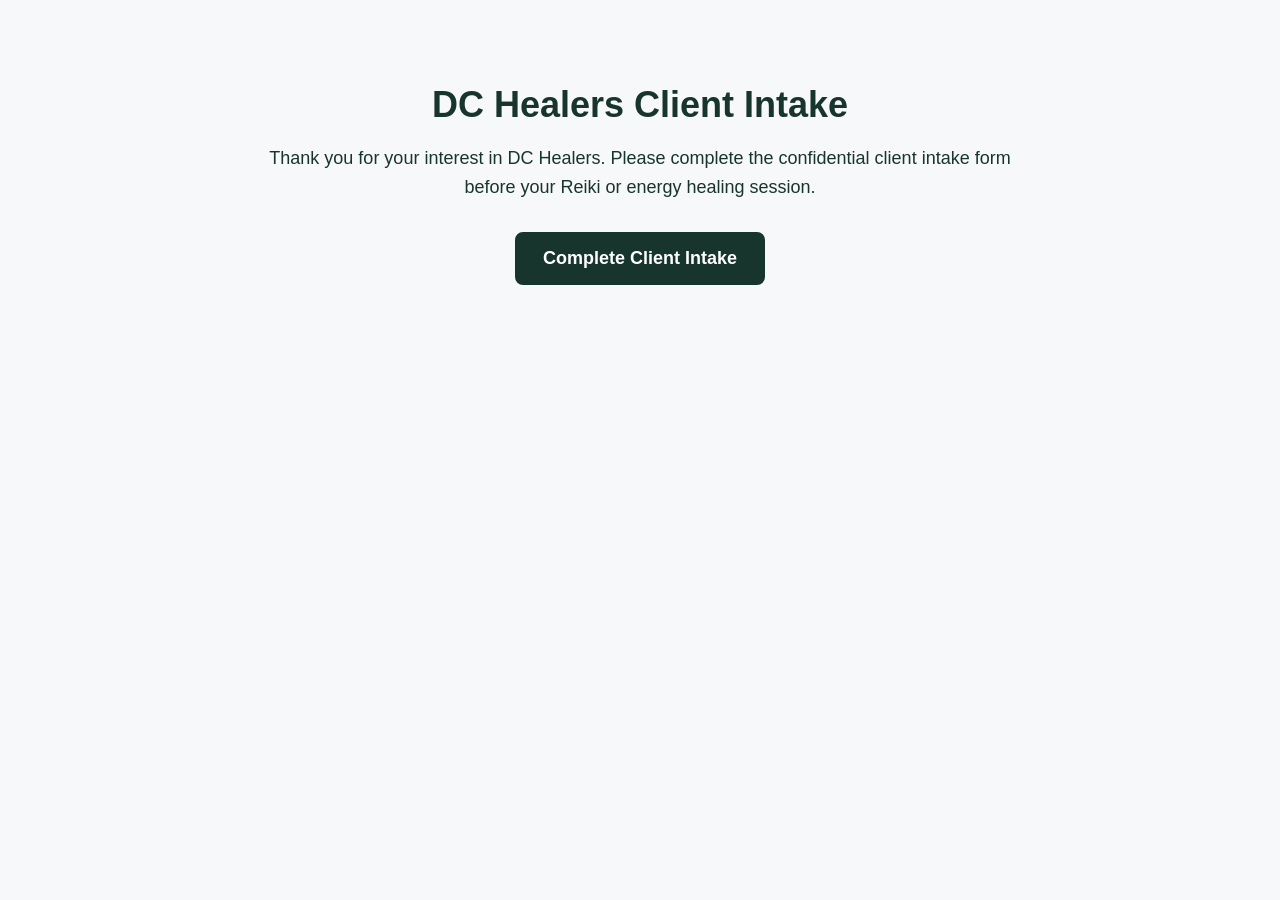
<file: client-intake.html>
<!DOCTYPE html>
<html lang="en">
<head>
  <meta charset="UTF-8">
  <meta name="viewport" content="width=device-width, initial-scale=1.0">
  <title>DC Healers Client Intake</title>
  <meta name="description" content="Complete the DC Healers confidential client intake form before your Reiki or energy healing session.">
  <meta name="robots" content="noindex, nofollow">
  <style>
    body {
      font-family: Arial, sans-serif;
      margin: 0;
      background: #f7f8fa;
      color: #18352d;
      text-align: center;
    }

    .container {
      max-width: 760px;
      margin: 0 auto;
      padding: 60px 24px;
    }

    h1 {
      font-size: 36px;
      margin-bottom: 16px;
    }

    p {
      font-size: 18px;
      line-height: 1.6;
      margin-bottom: 30px;
    }

    .button {
      display: inline-block;
      background: #18352d;
      color: white;
      padding: 16px 28px;
      border-radius: 8px;
      text-decoration: none;
      font-size: 18px;
      font-weight: bold;
    }

    .button:hover {
      opacity: 0.9;
    }
  </style>
</head>

<body>
  <main class="container">
    <h1>DC Healers Client Intake</h1>

    <p>
      Thank you for your interest in DC Healers. Please complete the
      confidential client intake form before your Reiki or energy healing session.
    </p>

    <a
      class="button"
      href="https://docs.google.com/forms/d/e/1FAIpQLSdzC0FxAssrhv7aaowVJkZsxvLmyNnC1FkRfKaqkQkYikSceQ/viewform"
      target="_blank"
      rel="noopener noreferrer"
    >
      Complete Client Intake
    </a>
  </main>
</body>
</html>
</file>
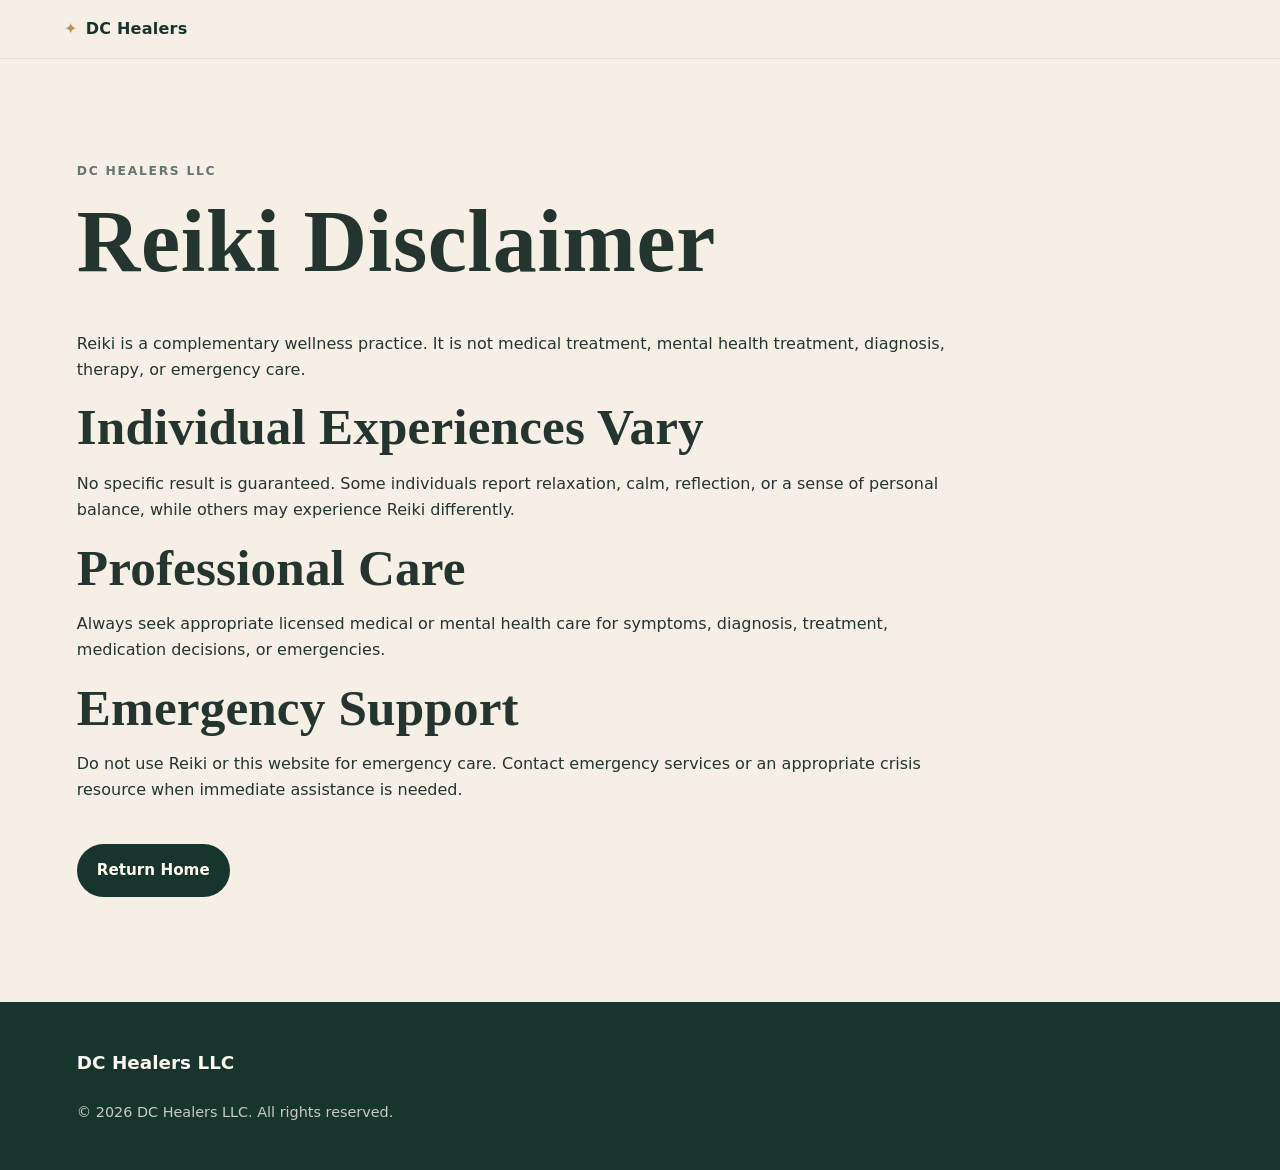
<file: disclaimer.html>
<!DOCTYPE html><html lang="en"><head>
<meta charset="UTF-8" />
<meta name="viewport" content="width=device-width, initial-scale=1, viewport-fit=cover" />
<title>Reiki Disclaimer | DC Healers LLC</title>
<meta name="description" content="Important information about Reiki as a complementary wellness practice and the limits of website and session information." />
<meta name="robots" content="index, follow" />
<link rel="canonical" href="https://dchealers.com/disclaimer.html" />
<meta property="og:site_name" content="DC Healers" />
<meta property="og:title" content="Reiki Disclaimer | DC Healers LLC" />
<meta property="og:description" content="Important information about Reiki as a complementary wellness practice and the limits of website and session information." />
<meta property="og:type" content="website" />
<meta property="og:url" content="https://dchealers.com/disclaimer.html" />
<meta name="theme-color" content="#18352d" />
<meta name="apple-mobile-web-app-capable" content="yes" />
<meta name="apple-mobile-web-app-title" content="DC Healers" />
<link rel="manifest" href="/manifest.json?v=6" />
<link rel="stylesheet" href="/style.css?v=13" />
</head><body><header class="site-header"><div class="header-inner"><a class="logo" href="index.html"><span class="logo-mark">✦</span><span>DC Healers</span></a></div></header><main><section class="section"><div class="section-heading"><p class="eyebrow">DC Healers LLC</p><h1 style="font-size:clamp(2.8rem,7vw,5.5rem)">Reiki Disclaimer</h1></div><div style="max-width:900px"><p>Reiki is a complementary wellness practice. It is not medical treatment, mental health treatment, diagnosis, therapy, or emergency care.</p><h2>Individual Experiences Vary</h2><p>No specific result is guaranteed. Some individuals report relaxation, calm, reflection, or a sense of personal balance, while others may experience Reiki differently.</p><h2>Professional Care</h2><p>Always seek appropriate licensed medical or mental health care for symptoms, diagnosis, treatment, medication decisions, or emergencies.</p><h2>Emergency Support</h2><p>Do not use Reiki or this website for emergency care. Contact emergency services or an appropriate crisis resource when immediate assistance is needed.</p></div><p style="margin-top:40px"><a class="button primary" href="index.html">Return Home</a></p></section></main><footer><div class="footer-brand"><strong>DC Healers LLC</strong></div><p>© 2026 DC Healers LLC. All rights reserved.</p></footer></body></html>
</file>
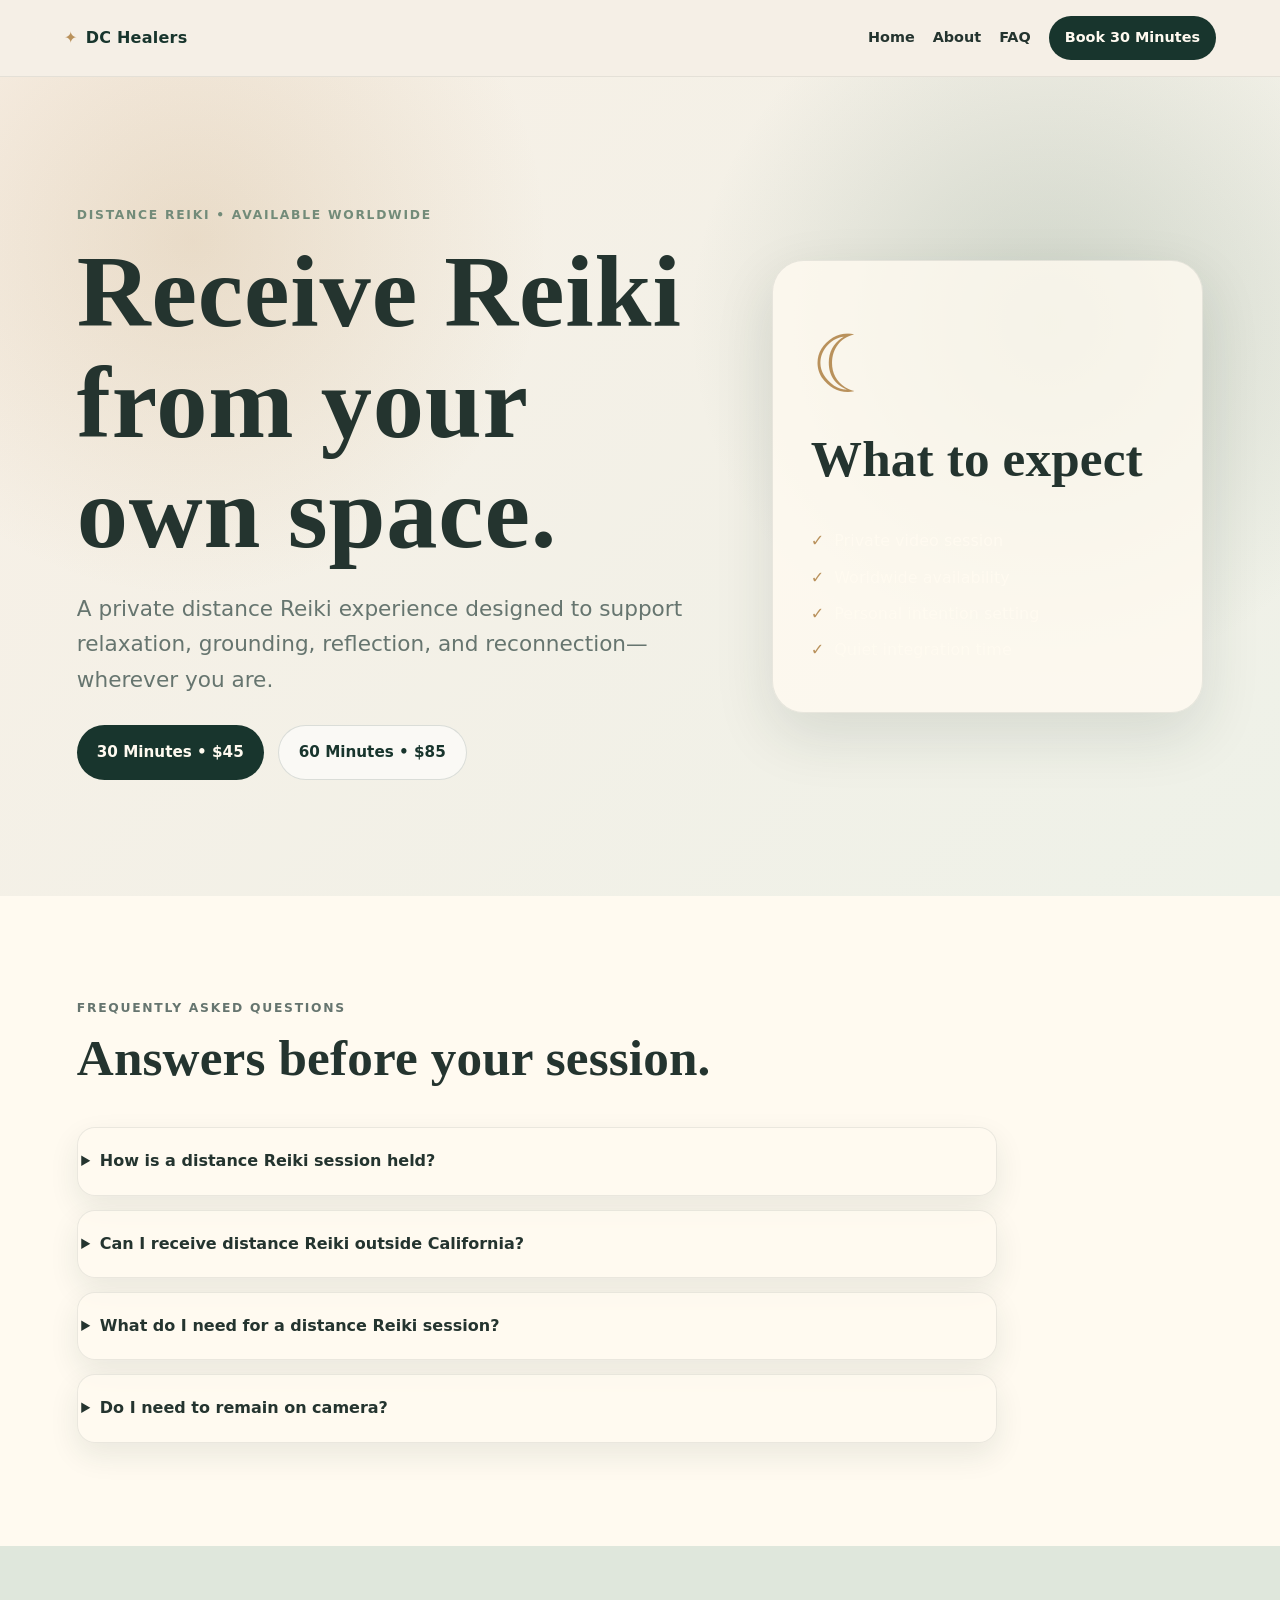
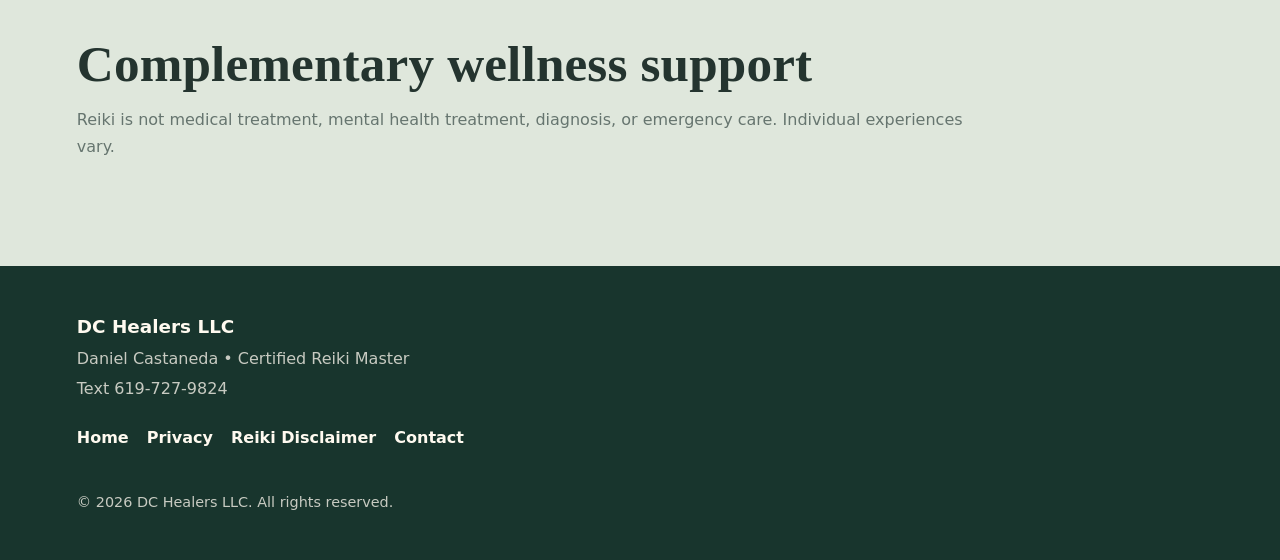
<file: distance-reiki.html>
<!DOCTYPE html>
<html lang="en">
<head>
  <meta charset="UTF-8" />
  <meta name="viewport" content="width=device-width, initial-scale=1, viewport-fit=cover" />
  <title>Distance Reiki Worldwide | DC Healers</title>
  <meta name="description" content="Private distance Reiki sessions by video with Daniel Castaneda of DC Healers, available worldwide with time-zone-aware scheduling." />
  <meta name="robots" content="index, follow, max-image-preview:large" />
  <link rel="canonical" href="https://dchealers.com/distance-reiki.html" />
  <meta property="og:site_name" content="DC Healers" />
  <meta property="og:title" content="Distance Reiki Worldwide | DC Healers" />
  <meta property="og:description" content="Private distance Reiki sessions by video with Daniel Castaneda of DC Healers, available worldwide with time-zone-aware scheduling." />
  <meta property="og:type" content="website" />
  <meta property="og:url" content="https://dchealers.com/distance-reiki.html" />
  <meta property="og:image" content="https://dchealers.com/social-share.jpg" />
  <meta name="twitter:card" content="summary_large_image" />
  <meta name="theme-color" content="#18352d" />
  <meta name="apple-mobile-web-app-capable" content="yes" />
  <meta name="apple-mobile-web-app-title" content="DC Healers" />
  <link rel="manifest" href="/manifest.json?v=6" />
  <script type="application/ld+json">{"@context": "https://schema.org", "@graph": [{"@type": "Service", "@id": "https://dchealers.com/distance-reiki.html#service", "name": "Distance Reiki", "description": "Private distance Reiki sessions by video with Daniel Castaneda of DC Healers, available worldwide with time-zone-aware scheduling.", "provider": {"@id": "https://dchealers.com/#business"}, "areaServed": "Worldwide", "url": "https://dchealers.com/distance-reiki.html"}, {"@type": "FAQPage", "mainEntity": [{"@type": "Question", "name": "How is a distance Reiki session held?", "acceptedAnswer": {"@type": "Answer", "text": "The session is held through a private video call. Daniel begins with a short conversation and intention setting before the Reiki portion of the session."}}, {"@type": "Question", "name": "Can I receive distance Reiki outside California?", "acceptedAnswer": {"@type": "Answer", "text": "Yes. Distance Reiki is available worldwide, subject to scheduling and time-zone availability."}}, {"@type": "Question", "name": "What do I need for a distance Reiki session?", "acceptedAnswer": {"@type": "Answer", "text": "Choose a quiet space, wear comfortable clothing, keep water nearby, and allow uninterrupted time to relax."}}, {"@type": "Question", "name": "Do I need to remain on camera?", "acceptedAnswer": {"@type": "Answer", "text": "Session procedures are confirmed in advance. Video may be used for the opening and closing conversation while clients may prefer to rest off camera during the Reiki portion."}}]}]}</script>
  <link rel="stylesheet" href="/style.css?v=13" />
</head>
<body>
<a class="skip-link" href="#main-content">Skip to content</a>
<header class="site-header">
  <div class="header-inner">
    <a class="logo" href="/"><span class="logo-mark">✦</span><span>DC Healers</span></a>
    <button class="menu-toggle" id="menu-toggle" type="button" aria-label="Open navigation" aria-expanded="false">☰</button>
    <nav id="site-nav" aria-label="Page navigation"><a href="/">Home</a><a href="/#about">About</a><a href="/#faq">FAQ</a><a class="nav-cta" href="https://dchealers.setmore.com/services/4bc9ed78-75e5-4ed2-9249-a19fce938799">Book 30 Minutes</a></nav>
  </div>
</header>
<main id="main-content">
  <section class="hero" style="min-height:auto">
    <div class="hero-copy">
      <p class="eyebrow">Distance Reiki • Available Worldwide</p>
      <h1>Receive Reiki from your own space.</h1>
      <p class="hero-text">A private distance Reiki experience designed to support relaxation, grounding, reflection, and reconnection—wherever you are.</p>
  <div class="hero-actions">
  <a class="button primary" href="https://dchealers.setmore.com/services/4bc9ed78-75e5-4ed2-9249-a19fce938799" aria-label="Book a 30-minute distance Reiki session for $45">30 Minutes • $45</a>
  <a class="button ghost" href="https://dchealers.setmore.com/services/111558bc-fed0-4663-94fb-ca4b347dedbd" aria-label="Book a 60-minute distance Reiki session for $85">60 Minutes • $85</a>
</div>
    </div>
    <div class="hero-card">
      <div class="moon">☾</div>
      <h2>What to expect</h2>
      <ul class="check-list" style="margin-bottom:0">
        <li>Private video session</li><li>Worldwide availability</li><li>Personal intention setting</li><li>Quiet integration time</li>
      </ul>
    </div>
  </section>
  <section class="section intro-section">
    <div class="section-heading">
      <p class="eyebrow">Frequently Asked Questions</p>
      <h2>Answers before your session.</h2>
    </div>
    <div class="faq-list"><details><summary>How is a distance Reiki session held?</summary><p>The session is held through a private video call. Daniel begins with a short conversation and intention setting before the Reiki portion of the session.</p></details><details><summary>Can I receive distance Reiki outside California?</summary><p>Yes. Distance Reiki is available worldwide, subject to scheduling and time-zone availability.</p></details><details><summary>What do I need for a distance Reiki session?</summary><p>Choose a quiet space, wear comfortable clothing, keep water nearby, and allow uninterrupted time to relax.</p></details><details><summary>Do I need to remain on camera?</summary><p>Session procedures are confirmed in advance. Video may be used for the opening and closing conversation while clients may prefer to rest off camera during the Reiki portion.</p></details></div>
  </section>
  <section class="section final-disclaimer">
    <h2>Complementary wellness support</h2>
    <p>Reiki is not medical treatment, mental health treatment, diagnosis, or emergency care. Individual experiences vary.</p>
  </section>
</main>
<footer>
  <div class="footer-brand"><strong>DC Healers LLC</strong><span>Daniel Castaneda • Certified Reiki Master</span><span>Text 619-727-9824</span></div>
  <div class="footer-links"><a href="/">Home</a><a href="/privacy.html">Privacy</a><a href="/disclaimer.html">Reiki Disclaimer</a><a href="mailto:daniel.castaneda@dchealers.com">Contact</a></div>
  <p>© 2026 DC Healers LLC. All rights reserved.</p>
</footer>
<div class="mobile-action-bar" aria-label="Quick contact">
  
  <a href="sms:+16197279824"><span>●</span> Text</a>
 <a class="mobile-primary" href="https://dchealers.setmore.com/services/4bc9ed78-75e5-4ed2-9249-a19fce938799"><span>✦</span> Book 30 Minutes</a>
</div>
<script src="/script.js?v=11"></script>
</body>
</html>
</file>
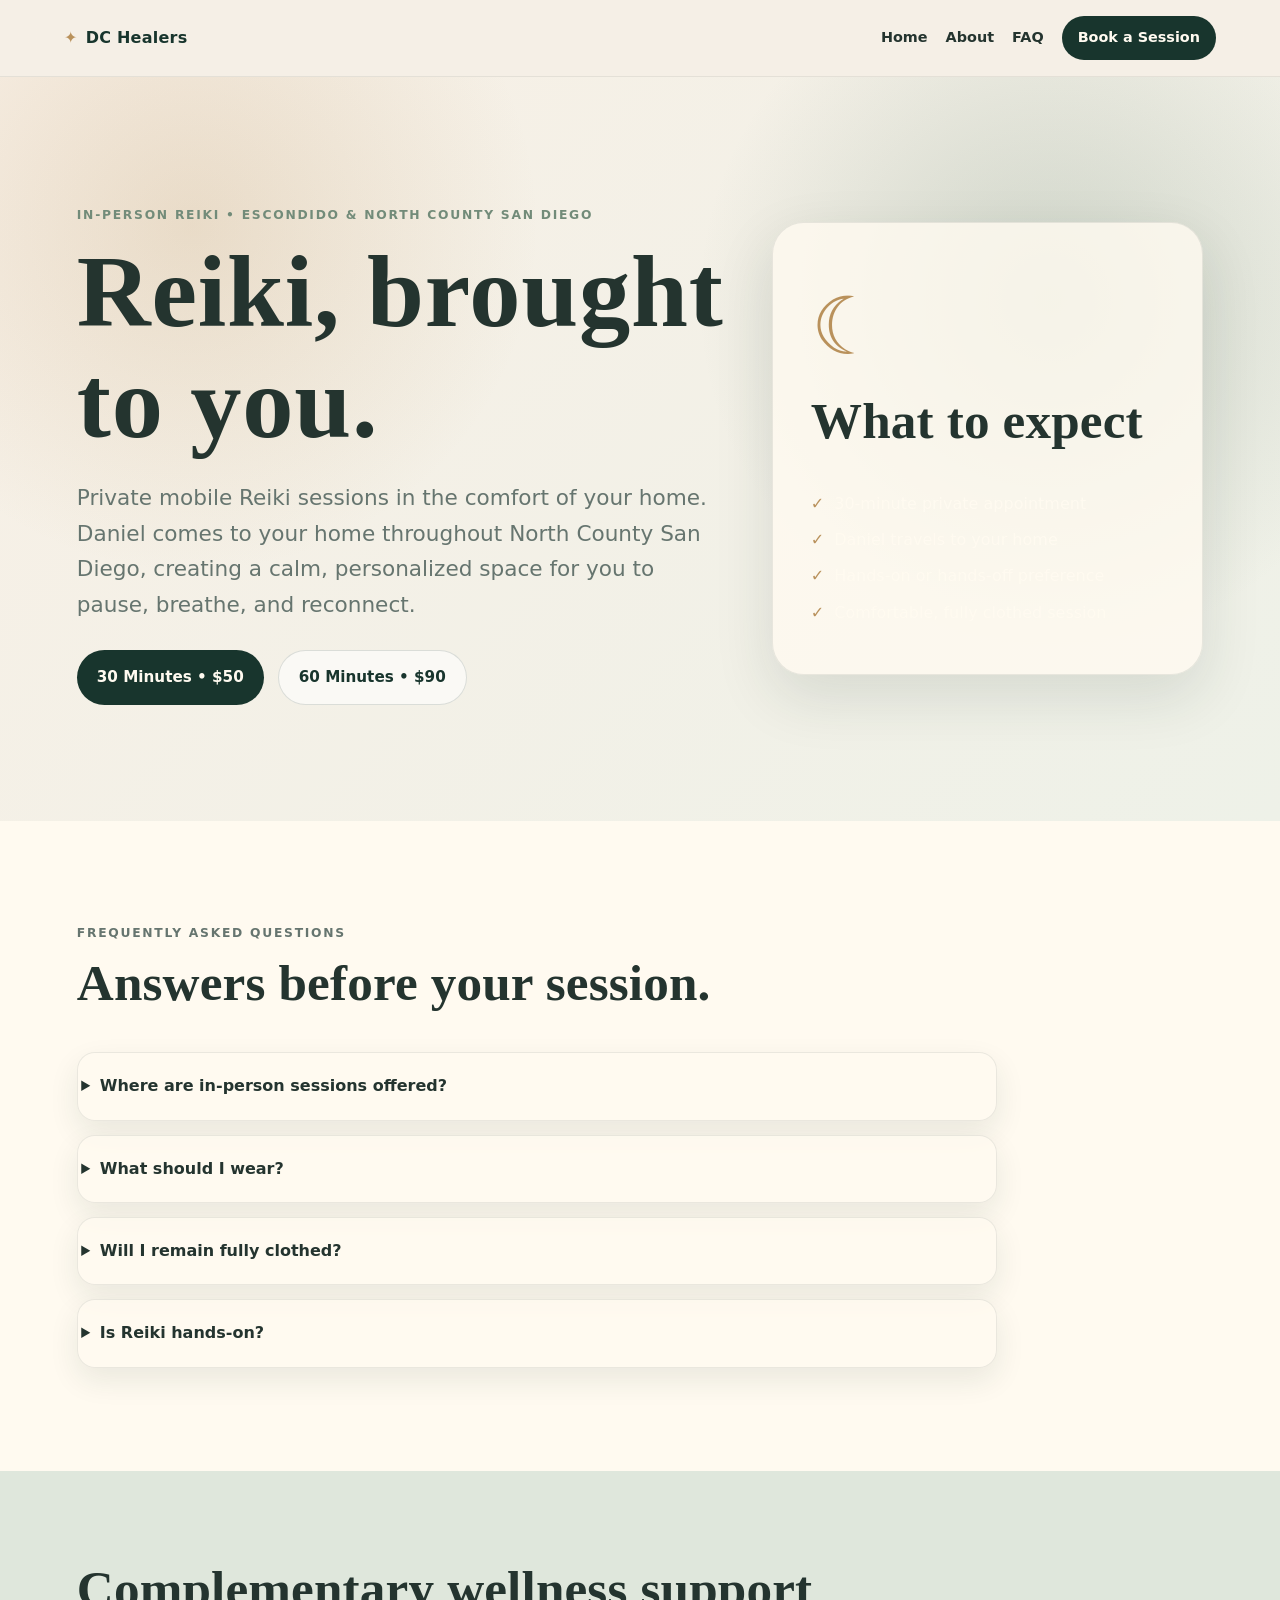
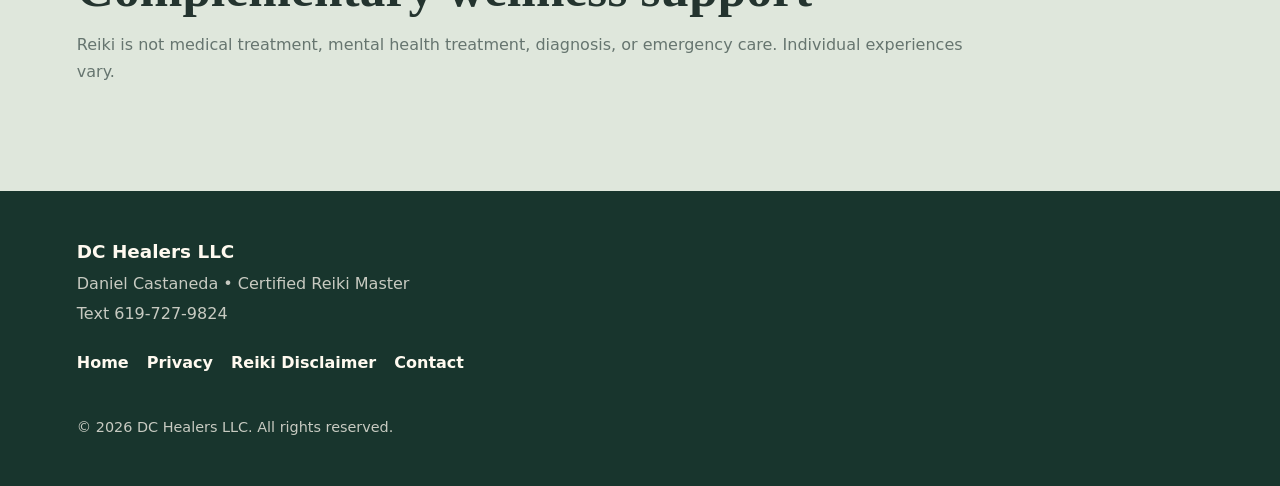
<file: in-person-reiki.html>
<!DOCTYPE html>
<html lang="en">
<head>
  <meta charset="UTF-8" />
  <meta name="viewport" content="width=device-width, initial-scale=1, viewport-fit=cover" />
  <title>In-Person Reiki in Escondido & North County San Diego | DC Healers</title>
  <meta name="description" content="In-person Reiki sessions with Daniel Castaneda in Escondido and North County San Diego, offered in a calm, private, comfort-led setting." />
  <meta name="robots" content="index, follow, max-image-preview:large" />
  <link rel="canonical" href="https://dchealers.com/in-person-reiki.html" />
  <meta property="og:site_name" content="DC Healers" />
  <meta property="og:title" content="In-Person Reiki in Escondido &amp; North County San Diego | DC Healers" />
  <meta property="og:description" content="In-person Reiki sessions with Daniel Castaneda in Escondido and North County San Diego, offered in a calm, private, comfort-led setting." />
  <meta property="og:type" content="website" />
  <meta property="og:url" content="https://dchealers.com/in-person-reiki.html" />
  <meta property="og:image" content="https://dchealers.com/social-share.jpg" />
  <meta name="twitter:card" content="summary_large_image" />
  <meta name="theme-color" content="#18352d" />
  <meta name="apple-mobile-web-app-capable" content="yes" />
  <meta name="apple-mobile-web-app-title" content="DC Healers" />
  <link rel="manifest" href="/manifest.json?v=6" />
  <script type="application/ld+json">{"@context": "https://schema.org", "@graph": [{"@type": "Service", "@id": "https://dchealers.com/in-person-reiki.html#service", "name": "In-Person Reiki", "description": "In-person Reiki sessions with Daniel Castaneda in Escondido and North County San Diego, offered in a calm, private, comfort-led setting.", "provider": {"@id": "https://dchealers.com/#business"}, "areaServed": "Escondido and North County San Diego", "url": "https://dchealers.com/in-person-reiki.html"}, {"@type": "FAQPage", "mainEntity": [{"@type": "Question", "name": "Where are in-person sessions offered?", "acceptedAnswer": {"@type": "Answer", "text": "In-person Reiki is offered in the Escondido and North County San Diego area. Exact location information is shared privately with confirmed clients."}}, {"@type": "Question", "name": "What should I wear?", "acceptedAnswer": {"@type": "Answer", "text": "Wear comfortable clothing that allows you to sit or lie down and relax."}}, {"@type": "Question", "name": "Will I remain fully clothed?", "acceptedAnswer": {"@type": "Answer", "text": "Yes. Clients remain fully clothed during an in-person Reiki session."}}, {"@type": "Question", "name": "Is Reiki hands-on?", "acceptedAnswer": {"@type": "Answer", "text": "Daniel confirms client preferences before the session. Reiki may be offered with light touch or as a hands-off practice."}}]}]}</script>
  <link rel="stylesheet" href="/style.css?v=13" />
</head>
<body>
<a class="skip-link" href="#main-content">Skip to content</a>
<header class="site-header">
  <div class="header-inner">
    <a class="logo" href="/"><span class="logo-mark">✦</span><span>DC Healers</span></a>
    <button class="menu-toggle" id="menu-toggle" type="button" aria-label="Open navigation" aria-expanded="false">☰</button>
    <nav id="site-nav" aria-label="Page navigation"><a href="/">Home</a><a href="/#about">About</a><a href="/#faq">FAQ</a><a class="nav-cta" href="https://dchealers.setmore.com/services/925f6d6d-2204-4aef-9b80-2e35a79911d1">Book a Session</a></nav>
  </div>
</header>
<main id="main-content">
  <section class="hero" style="min-height:auto">
    <div class="hero-copy">
      <p class="eyebrow">In-Person Reiki • Escondido & North County San Diego</p>
     <h1>Reiki, brought to you.</h1>
      <p class="hero-text">Private mobile Reiki sessions in the comfort of your home. Daniel comes to your home throughout North County San Diego, creating a calm, personalized space for you to pause, breathe, and reconnect.</p>
      <div class="hero-actions">
  <a class="button primary" href="https://dchealers.setmore.com/services/925f6d6d-2204-4aef-9b80-2e35a79911d1" aria-label="Book a 30-minute in-person Reiki session for $50">30 Minutes • $50</a>
  <a class="button ghost" href="https://dchealers.setmore.com/services/f63a6f7d-4ef3-407c-befd-6c2160d81c1b" aria-label="Book a 60-minute in-person Reiki session for $90">60 Minutes • $90</a>
</div>
    </div>
    <div class="hero-card">
      <div class="moon">☾</div>
      <h2>What to expect</h2>
      <ul class="check-list" style="margin-bottom:0">
        <li>30-minute private appointment</li><li>Daniel travels to your home</li><li>Hands-on or hands-off preference</li><li>Comfortable, fully clothed session</li>
      </ul>
    </div>
  </section>
  <section class="section intro-section">
    <div class="section-heading">
      <p class="eyebrow">Frequently Asked Questions</p>
      <h2>Answers before your session.</h2>
    </div>
    <div class="faq-list"><details><summary>Where are in-person sessions offered?</summary><p>Daniel comes to the address you provide when booking. The current in-person service area includes Poway, Rancho Bernardo, 4S Ranch, Carmel Mountain Ranch, Escondido, San Marcos, Vista, Oceanside, Carlsbad, Encinitas, Cardiff-by-the-Sea, Leucadia, Solana Beach, Del Mar, Rancho Santa Fe, Fallbrook, Bonsall, Valley Center, Ramona, Lake San Marcos, Harmony Grove, and Elfin Forest.</p></details><details><summary>What should I wear?</summary><p>Wear comfortable clothing that allows you to sit or lie down and relax.</p></details><details><summary>Will I remain fully clothed?</summary><p>Yes. Clients remain fully clothed during an in-person Reiki session.</p></details><details><summary>Is Reiki hands-on?</summary><p>Daniel confirms client preferences before the session. Reiki may be offered with light touch or as a hands-off practice.</p></details></div>
  </section>
  <section class="section final-disclaimer">
    <h2>Complementary wellness support</h2>
    <p>Reiki is not medical treatment, mental health treatment, diagnosis, or emergency care. Individual experiences vary.</p>
  </section>
</main>
<footer>
  <div class="footer-brand"><strong>DC Healers LLC</strong><span>Daniel Castaneda • Certified Reiki Master</span><span>Text 619-727-9824</span></div>
  <div class="footer-links"><a href="/">Home</a><a href="/privacy.html">Privacy</a><a href="/disclaimer.html">Reiki Disclaimer</a><a href="mailto:daniel.castaneda@dchealers.com">Contact</a></div>
  <p>© 2026 DC Healers LLC. All rights reserved.</p>
</footer>
<div class="mobile-action-bar" aria-label="Quick contact">
  
  <a href="sms:+16197279824"><span>●</span> Text</a>
  <a class="mobile-primary" href="https://dchealers.setmore.com/services/925f6d6d-2204-4aef-9b80-2e35a79911d1"><span>✦</span> Book</a>
</div>
<script src="/script.js?v=11"></script>
</body>
</html>
</file>
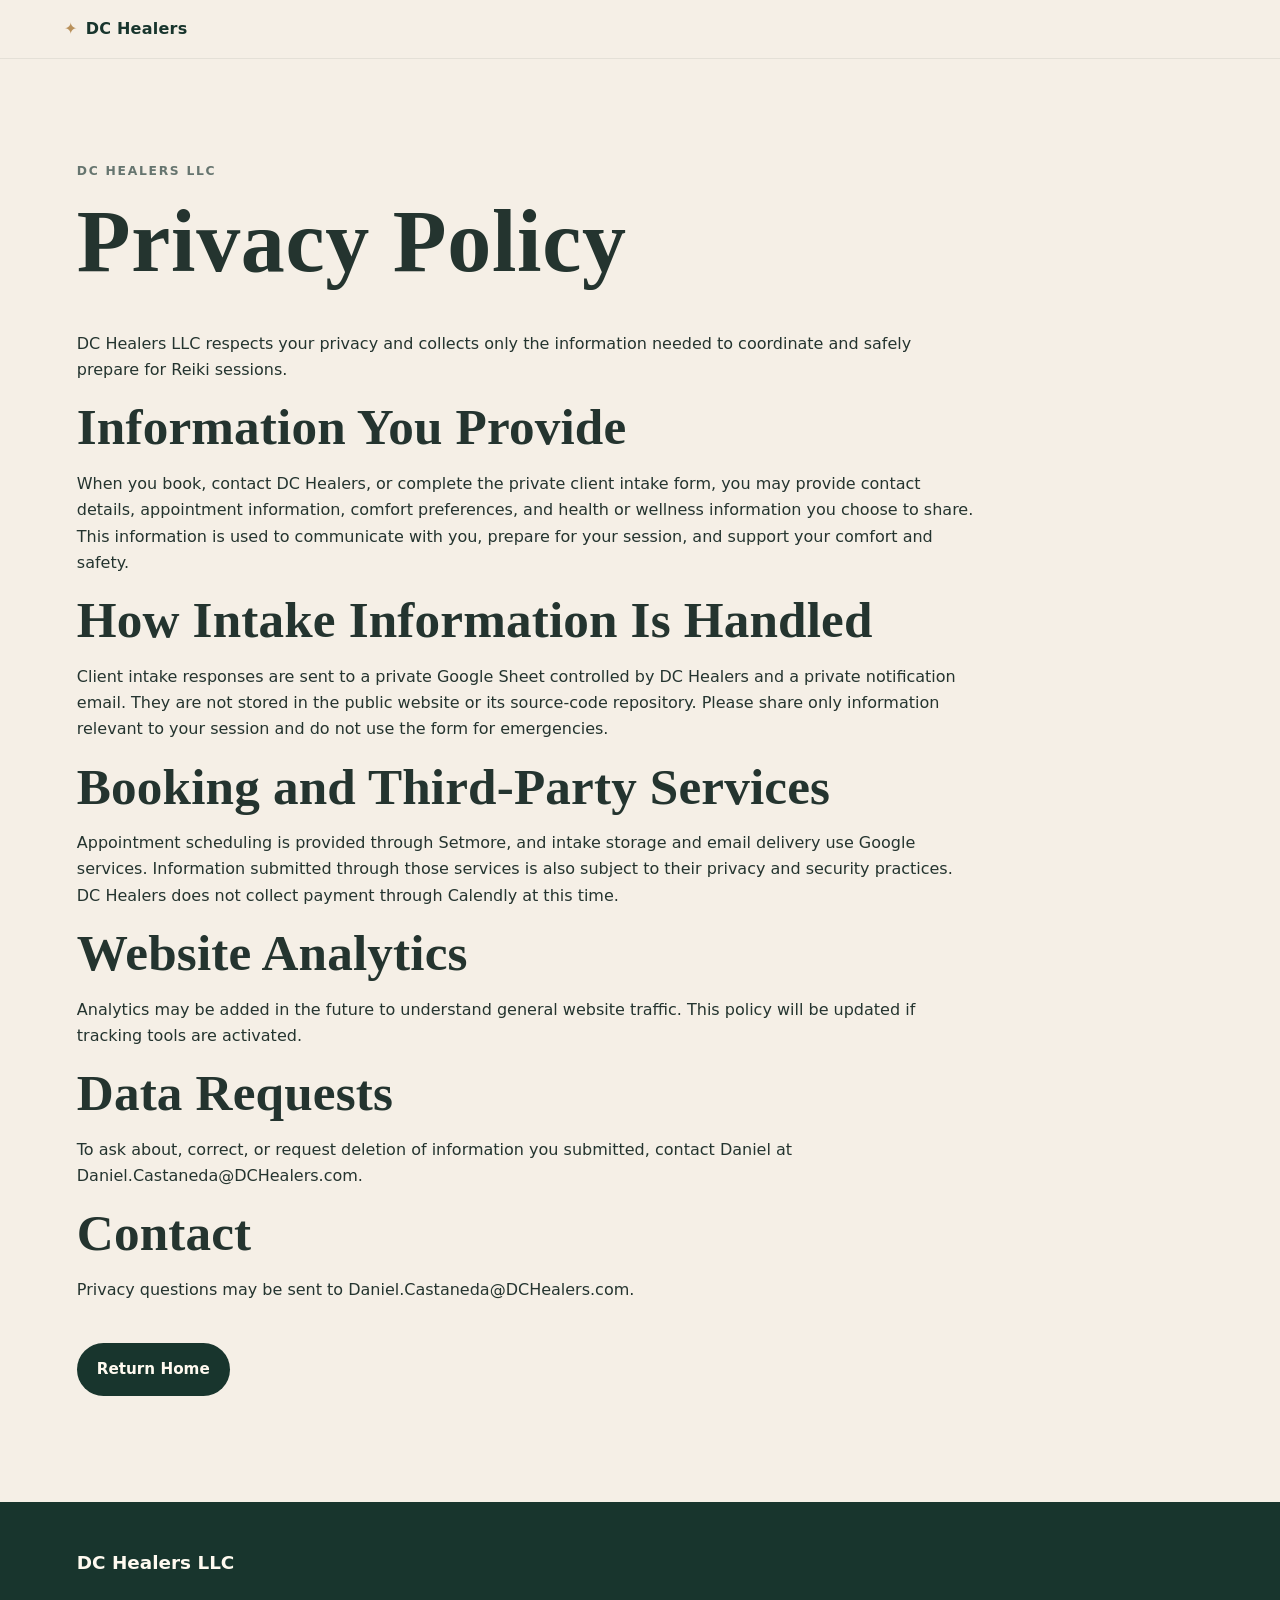
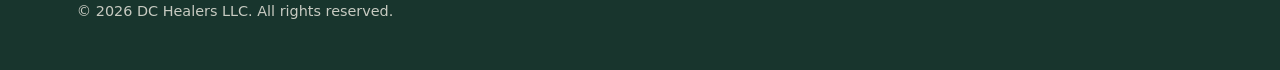
<file: privacy.html>
<!DOCTYPE html><html lang="en"><head>
<meta charset="UTF-8" />
<meta name="viewport" content="width=device-width, initial-scale=1, viewport-fit=cover" />
<title>Privacy Policy | DC Healers LLC</title>
<meta name="description" content="Read how DC Healers LLC handles website inquiries, privacy, analytics, and third-party booking or communication services." />
<meta name="robots" content="index, follow" />
<link rel="canonical" href="https://dchealers.com/privacy.html" />
<meta property="og:site_name" content="DC Healers" />
<meta property="og:title" content="Privacy Policy | DC Healers LLC" />
<meta property="og:description" content="Read how DC Healers LLC handles website inquiries, privacy, analytics, and third-party booking or communication services." />
<meta property="og:type" content="website" />
<meta property="og:url" content="https://dchealers.com/privacy.html" />
<meta name="theme-color" content="#18352d" />
<meta name="apple-mobile-web-app-capable" content="yes" />
<meta name="apple-mobile-web-app-title" content="DC Healers" />
<link rel="manifest" href="/manifest.json?v=6" />
<link rel="stylesheet" href="/style.css?v=13" />
</head><body><header class="site-header"><div class="header-inner"><a class="logo" href="index.html"><span class="logo-mark">✦</span><span>DC Healers</span></a></div></header><main><section class="section"><div class="section-heading"><p class="eyebrow">DC Healers LLC</p><h1 style="font-size:clamp(2.8rem,7vw,5.5rem)">Privacy Policy</h1></div><div style="max-width:900px"><p>DC Healers LLC respects your privacy and collects only the information needed to coordinate and safely prepare for Reiki sessions.</p><h2>Information You Provide</h2><p>When you book, contact DC Healers, or complete the private client intake form, you may provide contact details, appointment information, comfort preferences, and health or wellness information you choose to share. This information is used to communicate with you, prepare for your session, and support your comfort and safety.</p><h2>How Intake Information Is Handled</h2><p>Client intake responses are sent to a private Google Sheet controlled by DC Healers and a private notification email. They are not stored in the public website or its source-code repository. Please share only information relevant to your session and do not use the form for emergencies.</p><h2>Booking and Third-Party Services</h2><p>Appointment scheduling is provided through Setmore, and intake storage and email delivery use Google services. Information submitted through those services is also subject to their privacy and security practices. DC Healers does not collect payment through Calendly at this time.</p><h2>Website Analytics</h2><p>Analytics may be added in the future to understand general website traffic. This policy will be updated if tracking tools are activated.</p><h2>Data Requests</h2><p>To ask about, correct, or request deletion of information you submitted, contact Daniel at Daniel.Castaneda@DCHealers.com.</p><h2>Contact</h2><p>Privacy questions may be sent to Daniel.Castaneda@DCHealers.com.</p></div><p style="margin-top:40px"><a class="button primary" href="index.html">Return Home</a></p></section></main><footer><div class="footer-brand"><strong>DC Healers LLC</strong></div><p>© 2026 DC Healers LLC. All rights reserved.</p></footer></body></html>
</file>
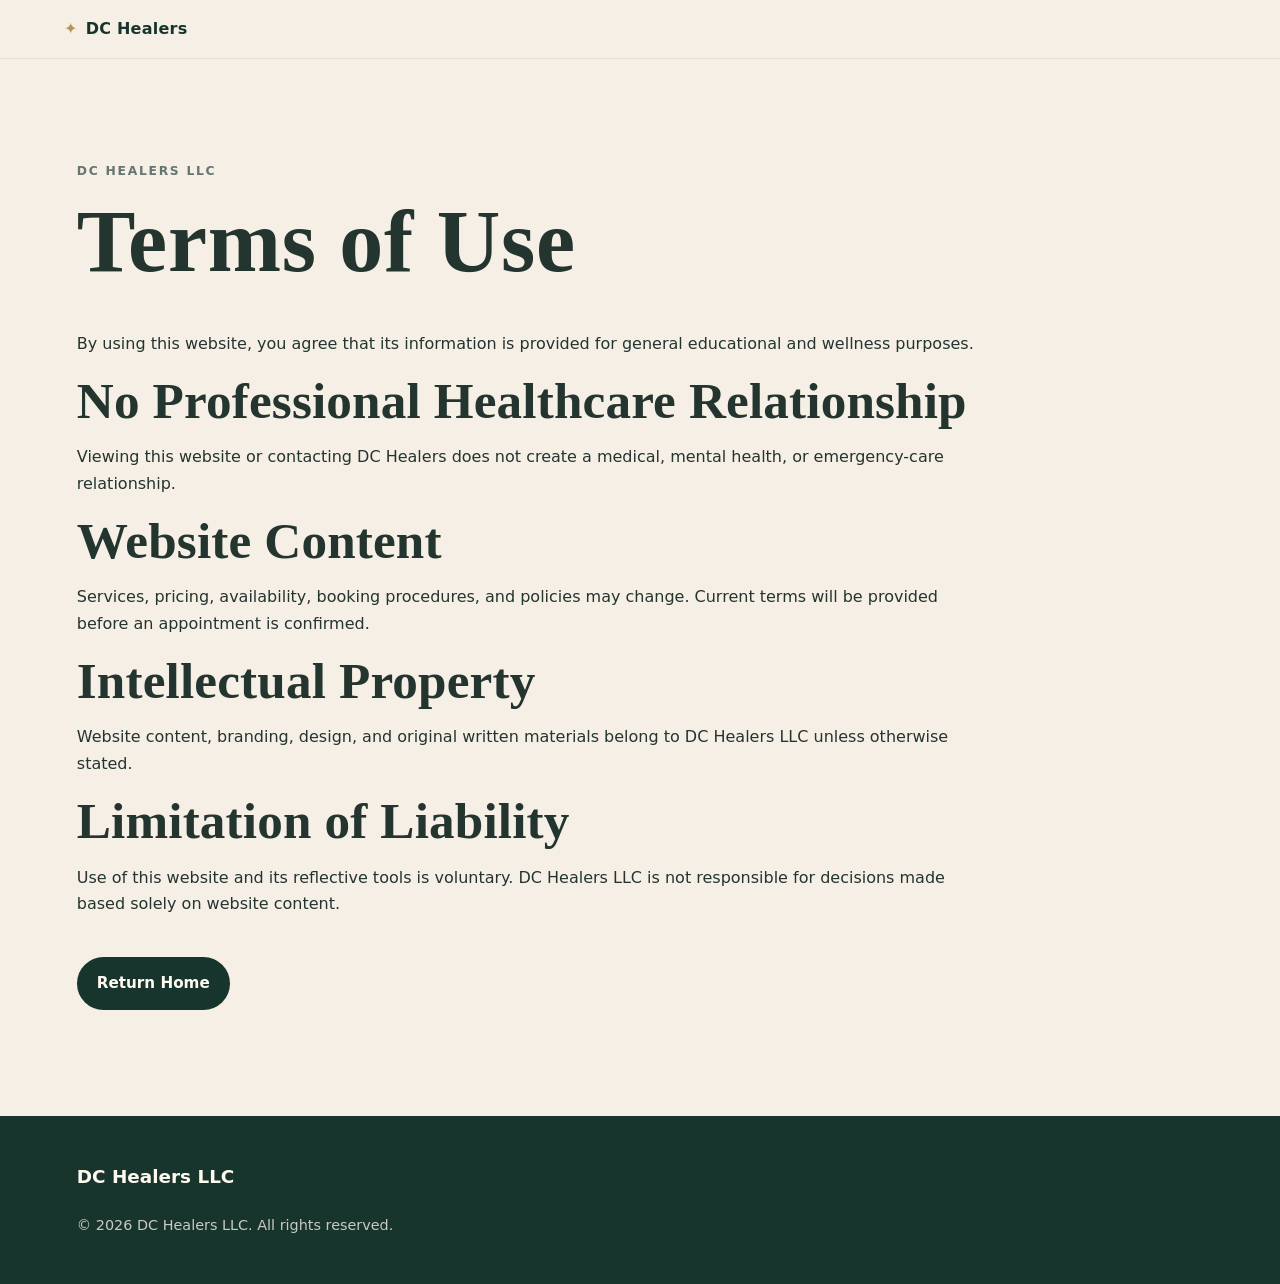
<file: terms.html>
<!DOCTYPE html><html lang="en"><head>
<meta charset="UTF-8" />
<meta name="viewport" content="width=device-width, initial-scale=1, viewport-fit=cover" />
<title>Terms of Use | DC Healers LLC</title>
<meta name="description" content="Review the terms governing use of the DC Healers website and its general Reiki and wellness information." />
<meta name="robots" content="index, follow" />
<link rel="canonical" href="https://dchealers.com/terms.html" />
<meta property="og:site_name" content="DC Healers" />
<meta property="og:title" content="Terms of Use | DC Healers LLC" />
<meta property="og:description" content="Review the terms governing use of the DC Healers website and its general Reiki and wellness information." />
<meta property="og:type" content="website" />
<meta property="og:url" content="https://dchealers.com/terms.html" />
<meta name="theme-color" content="#18352d" />
<meta name="apple-mobile-web-app-capable" content="yes" />
<meta name="apple-mobile-web-app-title" content="DC Healers" />
<link rel="manifest" href="/manifest.json?v=6" />
<link rel="stylesheet" href="/style.css?v=13" />
</head><body><header class="site-header"><div class="header-inner"><a class="logo" href="index.html"><span class="logo-mark">✦</span><span>DC Healers</span></a></div></header><main><section class="section"><div class="section-heading"><p class="eyebrow">DC Healers LLC</p><h1 style="font-size:clamp(2.8rem,7vw,5.5rem)">Terms of Use</h1></div><div style="max-width:900px"><p>By using this website, you agree that its information is provided for general educational and wellness purposes.</p><h2>No Professional Healthcare Relationship</h2><p>Viewing this website or contacting DC Healers does not create a medical, mental health, or emergency-care relationship.</p><h2>Website Content</h2><p>Services, pricing, availability, booking procedures, and policies may change. Current terms will be provided before an appointment is confirmed.</p><h2>Intellectual Property</h2><p>Website content, branding, design, and original written materials belong to DC Healers LLC unless otherwise stated.</p><h2>Limitation of Liability</h2><p>Use of this website and its reflective tools is voluntary. DC Healers LLC is not responsible for decisions made based solely on website content.</p></div><p style="margin-top:40px"><a class="button primary" href="index.html">Return Home</a></p></section></main><footer><div class="footer-brand"><strong>DC Healers LLC</strong></div><p>© 2026 DC Healers LLC. All rights reserved.</p></footer></body></html>
</file>
<file: style.css>
:root{--bg:#f5efe6;--ink:#24342f;--muted:#66756f;--sage:#728b79;--sage-light:#dfe7dc;--deep:#18352d;--cream:#fffaf0;--sand:#e7d8c3;--gold:#b9915b;--shadow:0 22px 60px rgba(24,53,45,.12);--small-shadow:0 12px 30px rgba(24,53,45,.09)}
*{box-sizing:border-box}html{scroll-behavior:smooth}body{margin:0;font-family:Inter,ui-sans-serif,system-ui,-apple-system,BlinkMacSystemFont,"Segoe UI",sans-serif;background:var(--bg);color:var(--ink);line-height:1.65}a{color:inherit}.skip-link{position:absolute;left:-9999px;top:10px;background:var(--deep);color:var(--cream);padding:10px 16px;z-index:9999}.skip-link:focus{left:10px}.site-header{position:sticky;top:0;z-index:100;backdrop-filter:blur(18px);background:rgba(245,239,230,.9);border-bottom:1px solid rgba(36,52,47,.08)}.header-inner{width:min(1400px,100%);margin:0 auto;padding:16px clamp(20px,5vw,72px);display:flex;justify-content:space-between;align-items:center;gap:24px}.logo{color:var(--deep);text-decoration:none;font-weight:900;letter-spacing:-.02em;white-space:nowrap}.logo-mark{color:var(--gold);margin-right:8px}nav{display:flex;gap:18px;align-items:center;flex-wrap:wrap}nav a{color:var(--ink);text-decoration:none;font-weight:700;font-size:.9rem}nav a:hover{color:var(--sage)}.nav-cta{background:var(--deep);color:var(--cream)!important;padding:10px 16px;border-radius:999px}.menu-toggle{display:none;border:1px solid rgba(24,53,45,.14);background:rgba(255,255,255,.58);border-radius:12px;padding:8px 12px;font-size:1.25rem;color:var(--deep)}
.hero{min-height:84vh;padding:clamp(70px,9vw,120px) clamp(20px,6vw,92px);display:grid;grid-template-columns:minmax(0,1.2fr) minmax(300px,.8fr);gap:48px;align-items:center;background:radial-gradient(circle at 15% 20%,rgba(185,145,91,.22),transparent 28%),radial-gradient(circle at 82% 30%,rgba(114,139,121,.28),transparent 30%),linear-gradient(135deg,#f8f0e6,#eef1e8)}.eyebrow{text-transform:uppercase;letter-spacing:.14em;color:var(--sage);font-weight:900;font-size:.77rem}h1,h2,h3{line-height:1.08;margin:0 0 16px}h1,h2{font-family:Georgia,"Times New Roman",serif}h1{font-size:clamp(3.2rem,8vw,7.2rem);max-width:920px;letter-spacing:-.06em}h2{font-size:clamp(2.1rem,4vw,4rem);letter-spacing:-.04em}h3{font-size:1.2rem}.hero-text{max-width:700px;font-size:clamp(1.1rem,2vw,1.35rem);color:var(--muted)}.hero-actions,.opening-actions,.checkin-actions{display:flex;gap:14px;flex-wrap:wrap;margin-top:28px}.launch-note,.small-note,.tool-disclaimer,.credential-note{color:var(--muted);font-size:.92rem}.button{border:0;display:inline-flex;align-items:center;justify-content:center;padding:14px 20px;border-radius:999px;font-weight:900;text-decoration:none;cursor:pointer;font-size:.95rem}.primary{background:var(--deep);color:var(--cream)}.ghost{background:rgba(255,255,255,.58);color:var(--deep);border:1px solid rgba(24,53,45,.14)}.text-button{background:transparent;color:var(--deep)}.disabled-button{opacity:.65;cursor:not-allowed}.hero-card,.soft-panel,.card,.checkin-box,.result-card,.opening-card{background:rgba(255,250,240,.8);border:1px solid rgba(24,53,45,.09);border-radius:32px;box-shadow:var(--shadow)}.hero-card{padding:38px;min-height:360px;display:flex;flex-direction:column;justify-content:flex-end}.moon{font-size:5rem;color:var(--gold);margin-bottom:auto}.section{padding:clamp(64px,8vw,108px) clamp(20px,6vw,92px)}.section-heading{max-width:870px;margin-bottom:36px}.section-heading p{color:var(--muted)}.split-section{padding:clamp(64px,8vw,108px) clamp(20px,6vw,92px);display:grid;grid-template-columns:1.05fr .95fr;gap:46px;align-items:center}.about{background:#ecdfcc}.dark-section{background:var(--deep);color:var(--cream)}.dark-section p{color:rgba(255,250,240,.78)}.portrait-placeholder{min-height:460px;border-radius:36px;background:linear-gradient(145deg,rgba(114,139,121,.45),rgba(185,145,91,.28)),radial-gradient(circle at 50% 25%,#fffaf0,transparent 28%);display:flex;flex-direction:column;align-items:center;justify-content:flex-end;padding:36px;box-shadow:var(--shadow)}.portrait-placeholder span{font-family:Georgia,"Times New Roman",serif;font-size:clamp(3rem,8vw,6rem);color:var(--deep)}.portrait-placeholder small{color:var(--muted);font-weight:800}.intro-section{background:var(--cream)}.two-column-text{display:grid;grid-template-columns:repeat(2,minmax(0,1fr));gap:30px;font-size:1.08rem;color:var(--muted)}.disclaimer-callout{margin-top:30px;border-left:4px solid var(--gold);background:rgba(231,216,195,.6);padding:18px 22px;border-radius:0 18px 18px 0;color:var(--ink);font-weight:700}.cards{display:grid;grid-template-columns:repeat(3,minmax(0,1fr));gap:22px}.card{padding:30px}.card .icon{font-size:2rem;display:inline-block;margin-bottom:14px}.card p,.card li{color:var(--muted)}.card ul{padding-left:20px;margin-bottom:0}.soft-panel{color:var(--ink);padding:38px}.soft-panel p{color:var(--muted)}.check-list{padding:0;list-style:none}.check-list li{margin:10px 0;color:rgba(255,250,240,.88)}.check-list li::before{content:"✓";color:var(--gold);font-weight:900;margin-right:10px}.checkin-section{background:#efe5d7}.checkin-box{display:grid;gap:16px;max-width:760px;padding:30px}label{font-weight:900}select{width:100%;border:1px solid rgba(24,53,45,.18);border-radius:18px;padding:15px 16px;font-size:1rem;background:white;color:var(--ink)}.result-card{margin-top:22px;max-width:940px;padding:30px;background:white}.result-card h3{font-family:Georgia,"Times New Roman",serif;font-size:2rem}.result-grid{display:grid;grid-template-columns:repeat(2,minmax(0,1fr));gap:18px}.result-grid div{border-top:1px solid rgba(24,53,45,.14);padding-top:14px}.result-grid p{color:var(--muted)}.hidden{display:none}.benefits{display:grid;grid-template-columns:repeat(4,minmax(0,1fr));gap:24px}.benefits div{border-top:1px solid rgba(24,53,45,.18);padding-top:20px}.benefits p{color:var(--muted)}.journey-section{background:var(--cream)}.journey-grid{display:grid;grid-template-columns:repeat(2,minmax(0,1fr));gap:22px}.journey-card{display:grid;grid-template-columns:62px 1fr;gap:20px;padding:28px;border-radius:24px;background:rgba(245,239,230,.8);border:1px solid rgba(24,53,45,.08);box-shadow:var(--small-shadow)}.journey-card span{color:var(--gold);font-size:1.4rem;font-weight:900}.journey-card p{color:var(--muted);margin-bottom:0}.journey-card.current{outline:2px solid rgba(185,145,91,.7)}.opening-section{background:radial-gradient(circle at 18% 18%,rgba(185,145,91,.18),transparent 30%),radial-gradient(circle at 82% 30%,rgba(114,139,121,.22),transparent 28%),var(--bg)}.opening-card{max-width:980px;margin:0 auto;padding:clamp(34px,6vw,64px);text-align:center}.opening-card p{color:var(--muted);max-width:760px;margin-left:auto;margin-right:auto}.opening-actions{justify-content:center}.faq-list{max-width:920px}details{background:rgba(255,250,240,.78);border:1px solid rgba(24,53,45,.09);border-radius:18px;padding:0 22px;margin-bottom:14px;box-shadow:var(--small-shadow)}summary{padding:20px 0;font-weight:900;cursor:pointer}details p{color:var(--muted);padding-bottom:18px}.final-disclaimer{background:var(--sage-light)}.final-disclaimer p{max-width:900px;color:var(--muted)}footer{padding:44px clamp(20px,6vw,92px);background:var(--deep);color:rgba(255,250,240,.76);display:grid;gap:22px}.footer-brand{display:flex;flex-direction:column;gap:4px}.footer-brand strong{color:var(--cream);font-size:1.15rem}.footer-links{display:flex;gap:18px;flex-wrap:wrap}.footer-links a{color:var(--cream);text-decoration:none;font-weight:700}footer p{margin:0;font-size:.9rem}
@media(max-width:980px){.menu-toggle{display:block}nav{display:none;position:absolute;top:calc(100% + 8px);left:20px;right:20px;background:var(--cream);padding:18px;border-radius:18px;box-shadow:var(--shadow);flex-direction:column;align-items:stretch}nav.open{display:flex}nav a{padding:8px 10px}.hero,.split-section,.cards,.benefits,.two-column-text,.journey-grid,.result-grid{grid-template-columns:1fr}.hero{min-height:auto}}@media(max-width:620px){.header-inner{padding:14px 18px}.section,.split-section,.hero{padding-left:18px;padding-right:18px}h1{font-size:clamp(3rem,16vw,4.4rem)}.journey-card{grid-template-columns:1fr}.hero-actions,.opening-actions,.checkin-actions{flex-direction:column;align-items:stretch}.button{width:100%}}


/* SEO + mobile usability pass v6 */
html {
  -webkit-text-size-adjust: 100%;
  scroll-padding-top: 88px;
}

body {
  overflow-x: hidden;
  min-width: 320px;
  text-rendering: optimizeLegibility;
  -webkit-font-smoothing: antialiased;
}

button,
a,
select,
summary {
  -webkit-tap-highlight-color: rgba(24, 53, 45, 0.14);
}

button,
.button,
nav a,
summary,
.footer-links a,
.card-link {
  min-height: 44px;
}

button:focus-visible,
a:focus-visible,
select:focus-visible,
summary:focus-visible {
  outline: 3px solid rgba(185, 145, 91, 0.85);
  outline-offset: 3px;
}

.menu-toggle {
  min-width: 44px;
  min-height: 44px;
}

nav a {
  display: inline-flex;
  align-items: center;
}

.card-link {
  display: inline-flex;
  align-items: center;
  margin-top: 18px;
  color: var(--deep);
  font-weight: 900;
  text-decoration: none;
}

.card-link:hover {
  text-decoration: underline;
}

small,
.small-note {
  overflow-wrap: anywhere;
}

img,
svg,
video,
iframe {
  max-width: 100%;
  height: auto;
}

select,
input,
textarea {
  font-size: 16px;
}

details > summary {
  list-style-position: outside;
  padding-right: 8px;
}

section[id] {
  scroll-margin-top: 92px;
}

@supports (padding: max(0px)) {
  .site-header .header-inner {
    padding-left: max(clamp(20px, 5vw, 72px), env(safe-area-inset-left));
    padding-right: max(clamp(20px, 5vw, 72px), env(safe-area-inset-right));
  }

  footer {
    padding-bottom: max(44px, env(safe-area-inset-bottom));
  }
}

@media (max-width: 980px) {
  nav {
    max-height: calc(100vh - 94px);
    overflow-y: auto;
    overscroll-behavior: contain;
  }

  nav a {
    min-height: 48px;
  }

  .hero-card {
    min-height: 300px;
  }
}

@media (max-width: 620px) {
  html {
    scroll-padding-top: 76px;
  }

  section[id] {
    scroll-margin-top: 78px;
  }

  .hero {
    gap: 30px;
    padding-top: 58px;
    padding-bottom: 64px;
  }

  .hero-card,
  .card,
  .checkin-box,
  .result-card,
  .opening-card,
  .soft-panel {
    border-radius: 24px;
  }

  .hero-card,
  .card,
  .checkin-box,
  .result-card,
  .soft-panel {
    padding: 24px;
  }

  .portrait-placeholder {
    min-height: 360px;
  }

  .eyebrow {
    line-height: 1.55;
  }

  .footer-links {
    flex-direction: column;
    gap: 6px;
  }

  .footer-links a {
    display: flex;
    align-items: center;
  }
}

@media (max-width: 390px) {
  h1 {
    font-size: clamp(2.65rem, 15vw, 3.6rem);
  }

  h2 {
    font-size: clamp(1.9rem, 10vw, 2.6rem);
  }

  .section,
  .split-section,
  .hero {
    padding-left: 16px;
    padding-right: 16px;
  }
}

@media (prefers-reduced-motion: reduce) {
  *,
  *::before,
  *::after {
    scroll-behavior: auto !important;
    animation-duration: 0.01ms !important;
    animation-iteration-count: 1 !important;
    transition-duration: 0.01ms !important;
  }
}
/* Daniel About Photo */
.portrait-photo {
    display: flex;
    justify-content: center;
    align-items: center;
}

.portrait-photo img {
    width: 100%;
    max-width: 380px;
    border-radius: 18px;
    display: block;
    object-fit: cover;
    box-shadow: 0 18px 40px rgba(0, 0, 0, 0.18);
}


/* Live client conversion + mobile UX v7 */
.hero-trust {
  display: flex;
  flex-wrap: wrap;
  gap: 10px;
  margin-top: 22px;
}

.hero-trust span {
  padding: 8px 12px;
  border: 1px solid rgba(24,53,45,.12);
  background: rgba(255,255,255,.45);
  border-radius: 999px;
  color: var(--deep);
  font-size: .84rem;
  font-weight: 800;
}

.text-link {
  display: inline-flex;
  margin-top: 16px;
  color: var(--deep);
  font-weight: 900;
  text-decoration: none;
}

.inline-contact-actions,
.section-cta,
.card-actions {
  display: flex;
  gap: 12px;
  flex-wrap: wrap;
  margin-top: 22px;
}

.mini-cta {
  display: inline-flex;
  align-items: center;
  min-height: 44px;
  padding: 9px 14px;
  border-radius: 999px;
  background: var(--deep);
  color: var(--cream);
  text-decoration: none;
  font-weight: 900;
  font-size: .88rem;
}

.process-section {
  background: #eef1e8;
}

.process-grid {
  display: grid;
  grid-template-columns: repeat(3, minmax(0,1fr));
  gap: 18px;
}

.process-grid article {
  background: rgba(255,250,240,.85);
  border: 1px solid rgba(24,53,45,.09);
  border-radius: 24px;
  padding: 26px;
  box-shadow: var(--small-shadow);
}

.process-grid article > span {
  display: block;
  margin-bottom: 18px;
  color: var(--gold);
  font-size: 1.35rem;
  font-weight: 900;
}

.process-grid p {
  color: var(--muted);
  margin-bottom: 0;
}

.experience-panel {
  display: grid;
  grid-template-columns: minmax(0, .8fr) minmax(0, 1.2fr);
  gap: clamp(28px, 6vw, 80px);
  align-items: center;
  margin-top: 22px;
  padding: clamp(28px, 5vw, 52px);
  border: 1px solid rgba(24,53,45,.1);
  border-radius: 28px;
  background: var(--deep);
  color: var(--cream);
  box-shadow: var(--shadow);
}

.experience-panel .eyebrow {
  color: var(--gold);
}

.experience-panel h3 {
  max-width: 520px;
  margin-bottom: 0;
  color: var(--cream);
  font-family: var(--serif);
  font-size: clamp(1.8rem, 3.3vw, 3rem);
  line-height: 1.08;
  letter-spacing: .012em;
}

.experience-panel > p {
  margin: 0;
  color: rgba(255,250,240,.8);
  font-size: 1.05rem;
  line-height: 1.8;
}

@media (max-width: 860px) {
  .process-grid,
  .experience-panel {
    grid-template-columns: 1fr;
  }
}

.contact-choice-grid {
  display: grid;
  grid-template-columns: repeat(3, minmax(0,1fr));
  gap: 16px;
  margin-top: 30px;
}

.contact-choice {
  display: flex;
  min-height: 150px;
  padding: 24px;
  flex-direction: column;
  align-items: center;
  justify-content: center;
  border: 1px solid rgba(24,53,45,.1);
  border-radius: 22px;
  background: rgba(255,255,255,.58);
  color: var(--deep);
  text-decoration: none;
  transition: transform .2s ease, box-shadow .2s ease;
}

.contact-choice:hover {
  transform: translateY(-3px);
  box-shadow: var(--small-shadow);
}

.contact-choice strong {
  font-size: 1.05rem;
}

.contact-choice small {
  color: var(--muted);
  overflow-wrap: anywhere;
}

.contact-icon {
  margin-bottom: 10px;
  color: var(--gold);
  font-size: 1.45rem;
  font-weight: 900;
}

.mobile-action-bar {
  display: none;
}

@media (max-width: 980px) {
  .process-grid,
  .contact-choice-grid {
    grid-template-columns: repeat(2, minmax(0,1fr));
  }
}

@media (max-width: 700px) {
  body {
    padding-bottom: calc(70px + env(safe-area-inset-bottom));
  }

  .process-grid,
  .contact-choice-grid {
    grid-template-columns: 1fr;
  }

  .hero-trust {
    gap: 8px;
  }

  .hero-trust span {
    font-size: .77rem;
  }

  .inline-contact-actions,
  .section-cta,
  .card-actions {
    flex-direction: column;
    align-items: stretch;
  }

  .inline-contact-actions .button,
  .section-cta .button,
  .card-actions a {
    width: 100%;
    justify-content: center;
  }

  .contact-choice {
    min-height: 112px;
  }

  .mobile-action-bar {
    position: fixed;
    z-index: 999;
    left: 0;
    right: 0;
    bottom: 0;
    display: grid;
    grid-template-columns: .7fr .7fr 1.6fr;
    gap: 1px;
    padding-bottom: env(safe-area-inset-bottom);
    background: rgba(24,53,45,.98);
    box-shadow: 0 -10px 30px rgba(24,53,45,.22);
  }

  .mobile-action-bar a {
    min-height: 62px;
    padding: 9px 8px;
    display: flex;
    gap: 5px;
    flex-direction: column;
    align-items: center;
    justify-content: center;
    color: var(--cream);
    text-decoration: none;
    font-size: .78rem;
    font-weight: 900;
  }

  .mobile-action-bar .mobile-primary {
    background: var(--gold);
    color: #152b25;
  }
}

@media (max-width: 390px) {
  .mobile-action-bar a {
    font-size: .72rem;
  }

  .hero-trust {
    display: grid;
    grid-template-columns: 1fr;
  }
}


/* DC Healers Session Check-In v9 */
.intake-hero {
  padding: clamp(72px, 9vw, 116px) clamp(22px, 7vw, 100px);
  display: grid;
  grid-template-columns: minmax(0, 1.2fr) minmax(290px, .8fr);
  gap: clamp(32px, 6vw, 72px);
  align-items: center;
  background:
    radial-gradient(circle at 14% 15%, rgba(185,145,91,.22), transparent 28%),
    radial-gradient(circle at 86% 25%, rgba(114,139,121,.23), transparent 30%),
    linear-gradient(135deg, #fbf4e9 0%, #eef2ea 100%);
}

.intake-hero h1 {
  max-width: 760px;
  margin-bottom: 18px;
  font-size: clamp(3.15rem, 7vw, 6.6rem);
  line-height: .94;
}

.intake-hero .hero-text {
  max-width: 720px;
}

.intake-note,
.intake-security-note,
.privacy-callout,
.consent-intro {
  padding: 24px;
  border: 1px solid rgba(24,53,45,.11);
  border-radius: 22px;
  background: rgba(255,250,240,.88);
  box-shadow: var(--small-shadow);
}

.intake-note strong {
  display: block;
  margin-bottom: 8px;
  color: var(--deep);
  font-size: 1.05rem;
}

.intake-note p,
.intake-security-note p,
.privacy-callout,
.consent-intro {
  color: var(--muted);
}

.intake-wrap {
  max-width: 1050px;
  margin: 0 auto;
}

.client-intake-form {
  display: grid;
  gap: 28px;
}

.form-section {
  padding: clamp(30px, 5vw, 52px);
  border: 1px solid rgba(24,53,45,.09);
  border-radius: 30px;
  background: rgba(255,250,240,.9);
  box-shadow: var(--shadow);
}

.form-section-heading {
  display: grid;
  grid-template-columns: 52px minmax(0, 1fr);
  gap: 18px;
  align-items: start;
  margin-bottom: 34px;
}

.form-section-heading > span {
  padding-top: 5px;
  color: var(--gold);
  font-size: 1.2rem;
  font-weight: 900;
}

.form-section-heading h2 {
  max-width: 760px;
  margin: 0;
  font-size: clamp(2.1rem, 4vw, 3.55rem);
  line-height: 1;
}

.form-section-heading .eyebrow {
  margin-bottom: 10px;
}

.form-grid {
  display: grid;
  gap: 22px;
}

.form-grid.two {
  grid-template-columns: repeat(2, minmax(0, 1fr));
}

.field {
  display: grid;
  gap: 9px;
  min-width: 0;
  margin: 0 0 20px;
  padding: 0;
  border: 0;
}

.field.full {
  grid-column: 1 / -1;
}

.field > span,
.field legend {
  color: var(--deep);
  font-weight: 900;
  line-height: 1.35;
}

.field-help {
  max-width: 720px;
  margin: -2px 0 15px;
  color: var(--muted);
  font-size: .92rem;
}

/* Critical fix: only text-style fields receive full-width box styling. */
.client-intake-form input:not([type="radio"]):not([type="checkbox"]):not([type="hidden"]),
.client-intake-form textarea {
  width: 100%;
  box-sizing: border-box;
  border: 1px solid rgba(24,53,45,.2);
  border-radius: 15px;
  padding: 14px 15px;
  background: #fff;
  color: var(--ink);
  font: inherit;
  font-size: 16px;
  transition: border-color .18s ease, box-shadow .18s ease, background .18s ease;
}

.client-intake-form textarea {
  min-height: 112px;
  resize: vertical;
}

.client-intake-form input:not([type="radio"]):not([type="checkbox"]):focus,
.client-intake-form textarea:focus {
  outline: none;
  border-color: var(--gold);
  background: #fffdf8;
  box-shadow: 0 0 0 4px rgba(185,145,91,.18);
}

.optional-tag {
  display: inline-flex;
  margin-left: 7px;
  padding: 3px 8px;
  border-radius: 999px;
  background: rgba(114,139,121,.13);
  color: var(--muted);
  font-size: .7rem;
  font-weight: 800;
  letter-spacing: .03em;
  text-transform: uppercase;
  vertical-align: middle;
}

.choice-row {
  display: flex;
  flex-wrap: wrap;
  gap: 10px;
}

.choice-row label {
  display: inline-flex;
  min-height: 48px;
  align-items: center;
  gap: 10px;
  padding: 11px 16px;
  border: 1px solid rgba(24,53,45,.14);
  border-radius: 999px;
  background: #fff;
  color: var(--deep);
  cursor: pointer;
  font-weight: 850;
}

.choice-row input[type="radio"],
.choice-cards input[type="radio"],
.check-card input[type="checkbox"] {
  width: 19px;
  height: 19px;
  min-width: 19px;
  flex: 0 0 19px;
  margin: 0;
  accent-color: var(--deep);
}

.choice-row label:has(input:checked) {
  border-color: var(--gold);
  background: #fff9ee;
  box-shadow: 0 0 0 3px rgba(185,145,91,.14);
}

.choice-cards {
  display: grid;
  grid-template-columns: repeat(3, minmax(0, 1fr));
  gap: 14px;
}

.choice-cards label {
  position: relative;
  display: grid;
  grid-template-columns: 22px minmax(0, 1fr);
  gap: 12px;
  align-items: start;
  min-height: 116px;
  box-sizing: border-box;
  padding: 20px;
  border: 1px solid rgba(24,53,45,.14);
  border-radius: 20px;
  background: #fff;
  cursor: pointer;
  transition: transform .18s ease, border-color .18s ease, box-shadow .18s ease, background .18s ease;
}

.choice-cards label:hover {
  transform: translateY(-2px);
  border-color: rgba(185,145,91,.65);
}

.choice-cards label:has(input:checked) {
  border-color: var(--gold);
  background: #fff9ee;
  box-shadow: 0 0 0 3px rgba(185,145,91,.16), var(--small-shadow);
}

.choice-cards label span {
  display: grid;
  gap: 6px;
  min-width: 0;
}

.choice-cards strong {
  color: var(--deep);
  line-height: 1.2;
}

.choice-cards small {
  color: var(--muted);
  line-height: 1.45;
}

.choice-cards.compact label {
  min-height: 82px;
  align-items: center;
}

.check-card {
  display: grid;
  grid-template-columns: 22px minmax(0, 1fr);
  gap: 13px;
  align-items: start;
  margin: 12px 0;
  padding: 17px 18px;
  border: 1px solid rgba(24,53,45,.13);
  border-radius: 17px;
  background: #fff;
  color: var(--deep);
  cursor: pointer;
  line-height: 1.45;
}

.check-card:has(input:checked) {
  border-color: var(--gold);
  background: #fff9ee;
}

.check-card.optional {
  background: rgba(238,241,232,.74);
}

.consent-list {
  display: grid;
  gap: 5px;
  margin: 22px 0 30px;
}

.privacy-callout,
.consent-intro {
  margin-bottom: 26px;
}

.submit-panel {
  display: flex;
  justify-content: space-between;
  align-items: center;
  gap: 24px;
  padding: 28px 30px;
  border-radius: 24px;
  background: var(--deep);
  color: var(--cream);
  box-shadow: var(--shadow);
}

.submit-panel strong {
  font-size: 1.15rem;
}

.submit-panel p {
  margin: 5px 0 0;
  color: rgba(255,250,240,.76);
}

.submit-panel .button {
  flex: 0 0 auto;
  background: var(--gold);
  color: var(--deep);
}

.submit-panel .button:disabled {
  cursor: wait;
  opacity: .7;
}

.form-message {
  padding: 30px;
  border-radius: 22px;
}

.form-message.error {
  border: 1px solid #d89b9b;
  background: #fdecec;
  color: #7a2222;
}

.form-message.success {
  border: 1px solid rgba(24,53,45,.14);
  background: var(--sage-light);
  color: var(--deep);
}

.submission-frame,
.honeypot {
  position: absolute;
  width: 1px;
  height: 1px;
  overflow: hidden;
  opacity: 0;
  pointer-events: none;
}

.intake-security-note {
  margin-top: 34px;
}

.hidden {
  display: none !important;
}

@media (max-width: 860px) {
  .intake-hero,
  .form-grid.two,
  .choice-cards {
    grid-template-columns: 1fr;
  }

  .choice-cards label {
    min-height: 92px;
  }

  .submit-panel {
    align-items: stretch;
    flex-direction: column;
  }

  .submit-panel .button {
    width: 100%;
    justify-content: center;
  }
}

@media (max-width: 620px) {
  .intake-hero {
    padding: 58px 18px;
  }

  .intake-wrap {
    padding-left: 16px;
    padding-right: 16px;
  }

  .form-section {
    padding: 26px 18px;
    border-radius: 22px;
  }

  .form-section-heading {
    grid-template-columns: 38px minmax(0, 1fr);
    gap: 10px;
  }

  .form-section-heading > span {
    font-size: 1rem;
  }

  .choice-row {
    display: grid;
    grid-template-columns: 1fr;
  }

  .choice-row label {
    width: 100%;
    box-sizing: border-box;
    border-radius: 14px;
  }

  .choice-cards label {
    min-height: 82px;
    padding: 17px;
  }

  .check-card {
    padding: 15px;
  }
}


/* Request Session contact block v10 */
.request-session-section {
  padding-top: clamp(72px, 9vw, 112px);
  padding-bottom: clamp(72px, 9vw, 112px);
}

.request-session-section .opening-card,
.request-session-section .request-card,
.request-session-section > div {
  max-width: 860px;
  margin-left: auto;
  margin-right: auto;
  text-align: center;
}

.request-session-section h2 {
  max-width: 720px;
  margin-left: auto;
  margin-right: auto;
  text-wrap: balance;
}

.request-session-section p {
  max-width: 680px;
  margin-left: auto;
  margin-right: auto;
  text-wrap: balance;
}

.request-session-section .request-contact-grid,
.request-session-section .opening-actions,
.request-session-section .contact-actions,
.request-session-section .contact-options,
.request-session-section .request-actions {
  width: min(100%, 620px);
  margin: 28px auto 20px;
  display: grid;
  grid-template-columns: repeat(2, minmax(0, 1fr));
  gap: 18px;
  justify-content: center;
  align-items: stretch;
}

.request-session-section .request-contact-grid > a,
.request-session-section .opening-actions > a,
.request-session-section .contact-actions > a,
.request-session-section .contact-options > a,
.request-session-section .request-actions > a {
  min-height: 128px;
  display: flex;
  flex-direction: column;
  justify-content: center;
  align-items: center;
  gap: 8px;
  padding: 24px 22px;
  box-sizing: border-box;
  border: 1px solid rgba(24,53,45,.13);
  border-radius: 22px;
  background: rgba(255,255,255,.82);
  color: var(--deep);
  text-align: center;
  box-shadow: var(--small-shadow);
  transition: transform .18s ease, border-color .18s ease, box-shadow .18s ease, background .18s ease;
}

.request-session-section .request-contact-grid > a:hover,
.request-session-section .opening-actions > a:hover,
.request-session-section .contact-actions > a:hover,
.request-session-section .contact-options > a:hover,
.request-session-section .request-actions > a:hover {
  transform: translateY(-3px);
  border-color: var(--gold);
  background: #fffaf0;
  box-shadow: var(--shadow);
}

.request-session-section .request-contact-grid > a strong,
.request-session-section .opening-actions > a strong,
.request-session-section .contact-actions > a strong,
.request-session-section .contact-options > a strong,
.request-session-section .request-actions > a strong {
  font-size: 1.05rem;
}

.request-session-section .request-contact-grid > a small,
.request-session-section .opening-actions > a small,
.request-session-section .contact-actions > a small,
.request-session-section .contact-options > a small,
.request-session-section .request-actions > a small {
  color: var(--muted);
  line-height: 1.45;
}

.request-session-section .request-contact-grid + p,
.request-session-section .opening-actions + p,
.request-session-section .contact-actions + p,
.request-session-section .contact-options + p,
.request-session-section .request-actions + p {
  margin-top: 18px;
  font-size: .94rem;
  color: var(--muted);
}

@media (max-width: 700px) {
  .request-session-section .request-contact-grid,
  .request-session-section .opening-actions,
  .request-session-section .contact-actions,
  .request-session-section .contact-options,
  .request-session-section .request-actions {
    width: min(100%, 460px);
    grid-template-columns: 1fr;
    gap: 14px;
  }

  .request-session-section .request-contact-grid > a,
  .request-session-section .opening-actions > a,
  .request-session-section .contact-actions > a,
  .request-session-section .contact-options > a,
  .request-session-section .request-actions > a {
    min-height: 104px;
  }
}

/* Final visual polish v11 */
.logo {
  letter-spacing: .015em;
}

h1,
h2 {
  text-wrap: balance;
}

h1 {
  letter-spacing: .008em;
}

h2 {
  letter-spacing: .003em;
}

.button {
  transition: transform .18s ease, box-shadow .18s ease, background-color .18s ease;
}

.button:hover {
  transform: translateY(-2px);
  box-shadow: var(--small-shadow);
}

.button:active {
  transform: translateY(0);
}

.intake-hero h1 {
  max-width: 820px;
  font-size: clamp(3rem, 6.5vw, 6.25rem);
  line-height: 1.01;
  letter-spacing: .01em;
}

@media (max-width: 700px) {
  .mobile-action-bar {
    grid-template-columns: repeat(2, minmax(0, 1fr));
  }
}

@media (max-width: 620px) {
  .intake-hero h1 {
    font-size: clamp(2.75rem, 13vw, 3.8rem);
    line-height: 1.03;
  }
}

.sessions-section {
  padding-top: 48px;
}


/* Final booking alignment: one clean, segmented pricing bar per service. */
.pricing {
  display: grid;
  grid-template-columns: repeat(2, minmax(0, 1fr));
  gap: 0;
  margin-top: 22px;
  overflow: hidden;
  border: 1px solid rgba(24,53,45,.12);
  border-radius: 18px;
  background: rgba(231,216,195,.42);
  box-shadow: 0 6px 18px rgba(24,53,45,.05);
}

.price-option {
  display: grid;
  grid-template-columns: 105px 60px 64px;
  justify-content: space-between;
  align-items: center;
  gap: 8px;
  min-width: 0;
  min-height: 62px;
  padding: 10px 12px 10px 16px;
  border: 0;
  border-radius: 0;
  background: transparent;
  color: var(--deep);
  text-decoration: none;
  box-shadow: none;
  transition: background-color .18s ease;
}

.price-option + .price-option {
  border-left: 1px solid rgba(24,53,45,.12);
}

.price-option:hover {
  transform: none;
  background: rgba(231,216,195,.48);
  box-shadow: none;
}

.price-option:focus-visible {
  position: relative;
  z-index: 1;
  outline: 3px solid rgba(185,145,91,.85);
  outline-offset: -3px;
}

.price-option .price-duration,
.price-option .price-amount,
.price-option .price-book {
  white-space: nowrap;
  text-decoration: none;
}

.price-option .price-duration {
  justify-self: start;
  font-size: .84rem;
  line-height: 1.15;
  font-weight: 800;
}

.price-option .price-amount {
  justify-self: center;
  font-family: Georgia, "Times New Roman", serif;
  font-size: 1.34rem;
  line-height: 1;
}

.price-option .price-book {
  justify-self: end;
  display: inline-flex;
  align-items: center;
  justify-content: center;
  width: 64px;
  min-height: 34px;
  border-radius: 999px;
  background: var(--deep);
  color: var(--cream);
  font-size: .69rem;
  line-height: 1;
  font-weight: 900;
}

.price-option .price-book span {
  margin-left: 3px;
  font-size: .82rem;
}

.price-option:hover .price-book {
  background: var(--gold);
  color: var(--deep);
}

@media (max-width: 700px) {
  .pricing {
    grid-template-columns: 1fr;
  }

  .price-option + .price-option {
    border-left: 0;
    border-top: 1px solid rgba(24,53,45,.12);
  }

  .price-option {
    grid-template-columns: 105px 60px 64px;
    justify-content: space-between;
  }
}


/* Service area: clear, scannable, and friendly rather than a wall of text. */
.service-area-section {
  background: #ecdfcc;
}
.service-area-list {
  display: flex;
  flex-wrap: wrap;
  gap: 10px;
  max-width: 980px;
}
.service-area-list span {
  display: inline-flex;
  align-items: center;
  min-height: 42px;
  padding: 8px 14px;
  border: 1px solid rgba(24,53,45,.10);
  border-radius: 999px;
  background: rgba(255,250,240,.72);
  color: var(--deep);
  font-weight: 800;
  font-size: .9rem;
}
.service-area-note {
  max-width: 700px;
  margin-top: 30px;
  padding: 24px;
  border-radius: 24px;
  background: rgba(255,250,240,.68);
  border: 1px solid rgba(24,53,45,.09);
}
.service-area-note p {
  color: var(--muted);
  margin: 6px 0 16px;
}
@media (max-width: 620px) {
  .service-area-list {
    gap: 8px;
  }
  .service-area-list span {
    font-size: .84rem;
  }
}

/* Final CTA polish v12 */
.request-session-book {
  display: inline-flex;
  margin: 28px auto 8px;
  min-width: 220px;
  justify-content: center;
}

@media (max-width: 700px) {
  .request-session-book {
    width: 100%;
    max-width: 460px;
  }
}


/* Testimonials carousel: no empty fifth-card slot, with touch/trackpad scrolling and controls. */
.testimonial-carousel-wrap {
  position: relative;
  display: grid;
  grid-template-columns: auto minmax(0, 1fr) auto;
  align-items: center;
  gap: 14px;
}

.testimonial-carousel {
  display: flex;
  gap: 22px;
  overflow-x: auto;
  scroll-snap-type: x mandatory;
  scroll-behavior: smooth;
  scrollbar-width: none;
  padding: 4px 4px 18px;
  overscroll-behavior-x: contain;
}

.testimonial-carousel::-webkit-scrollbar {
  display: none;
}

.testimonial-card {
  flex: 0 0 calc((100% - 22px) / 2);
  scroll-snap-align: start;
  display: block;
  min-height: 250px;
  padding: 28px;
  border-radius: 24px;
  background: rgba(245,239,230,.8);
  border: 1px solid rgba(24,53,45,.08);
  box-shadow: var(--small-shadow);
  transition: transform .32s var(--ease-premium), box-shadow .32s ease, border-color .32s ease;
}

.testimonial-card:hover {
  transform: translateY(-5px);
  border-color: rgba(24,53,45,.13);
  box-shadow: var(--shadow-hover);
}

.testimonial-card > div {
  height: 100%;
  display: flex;
  flex-direction: column;
}

.testimonial-card p {
  color: var(--muted);
  line-height: 1.68;
}

.testimonial-card h3 {
  margin-top: auto;
  padding-top: 16px;
  margin-bottom: 0;
}

.testimonial-arrow {
  width: 42px;
  height: 42px;
  border: 1px solid rgba(24,53,45,.13);
  border-radius: 50%;
  background: rgba(255,250,240,.9);
  color: var(--deep);
  font-size: 1.7rem;
  line-height: 1;
  cursor: pointer;
  box-shadow: 0 6px 18px rgba(24,53,45,.08);
  transition: transform .18s ease, background-color .18s ease, box-shadow .18s ease;
}

.testimonial-arrow:hover {
  transform: translateY(-2px);
  background: var(--deep);
  color: var(--cream);
  box-shadow: var(--small-shadow);
}

.testimonial-arrow:focus-visible {
  outline: 3px solid rgba(185,145,91,.85);
  outline-offset: 3px;
}

@media (max-width: 900px) {
  .testimonial-card {
    flex-basis: calc((100% - 22px) / 2);
  }
}

@media (max-width: 620px) {
  .testimonial-carousel-wrap {
    grid-template-columns: 1fr;
  }

  .testimonial-carousel {
    padding-left: 0;
    padding-right: 0;
  }

  .testimonial-card {
    flex-basis: 86%;
    min-height: 0;
  }

  .testimonial-arrow {
    display: none;
  }
}


/* Compact Reiki journey: credibility without taking over the page. */
.journey-grid {
  display: grid;
  grid-template-columns: repeat(4, minmax(0, 1fr));
  gap: 14px;
  margin-top: 28px;
}

.journey-card {
  min-height: 0;
  padding: 22px 20px;
  border: 1px solid rgba(24,53,45,.09);
  border-radius: 20px;
  background: rgba(245,239,230,.68);
  box-shadow: 0 8px 24px rgba(24,53,45,.05);
}

.journey-card.current {
  border-color: rgba(185,145,91,.65);
  box-shadow: 0 10px 28px rgba(24,53,45,.07);
}

.journey-card > span {
  display: block;
  margin-bottom: 13px;
  color: var(--gold);
  font-size: .82rem;
  line-height: 1;
  font-weight: 900;
  letter-spacing: .08em;
}

.journey-card h3 {
  margin: 0 0 8px;
  font-size: 1.08rem;
  line-height: 1.2;
}

.journey-card p {
  margin: 0;
  color: var(--muted);
  font-size: .86rem;
  line-height: 1.5;
}

@media (max-width: 980px) {
  .journey-grid {
    grid-template-columns: repeat(2, minmax(0, 1fr));
  }
}

@media (max-width: 620px) {
  .journey-grid {
    grid-template-columns: 1fr;
    gap: 10px;
  }

  .journey-card {
    padding: 18px;
  }
}

/* Keep the journey section visually lighter than the booking and testimonial sections. */
#about .section-head {
  margin-bottom: 0;
}

#about .section-head p {
  max-width: 820px;
}

@media (max-width: 700px) {
  #about .section-head h2 {
    margin-bottom: 10px;
  }
}


/* FINAL RHYTHM PASS: trim excess vertical space without making the page feel cramped. */
.section,
.split-section {
  padding-top: clamp(62px, 7vw, 94px);
  padding-bottom: clamp(62px, 7vw, 94px);
}

.section-heading {
  margin-bottom: clamp(28px, 3.6vw, 42px);
}

.section-heading .eyebrow,
.split-section .eyebrow {
  margin-bottom: 12px;
}

.split-section {
  gap: clamp(38px, 5vw, 68px);
}

.two-column-text {
  gap: 24px;
}

.cards,
.benefits,
.process-grid,
.journey-grid {
  gap: clamp(14px, 1.7vw, 22px);
}

.card,
.journey-card,
.process-grid article {
  padding: clamp(22px, 2.5vw, 30px);
}

.card .icon {
  margin-bottom: 14px;
}

.card h3 {
  margin-bottom: 10px;
}

.card-actions {
  margin-top: 18px;
}

.service-area-list {
  margin-top: 0;
}

.service-area-note,
.experience-panel,
.section-cta {
  margin-top: 24px;
}

.process-section .section-cta {
  margin-bottom: 0;
}

.why-section .benefits {
  margin-top: 4px;
}

.journey-grid {
  margin-top: 4px;
}

.testimonial-carousel-wrap {
  margin-top: 4px;
}

.request-session-section {
  padding-top: clamp(58px, 6vw, 84px);
  padding-bottom: clamp(58px, 6vw, 84px);
}

footer {
  padding-top: 46px;
  padding-bottom: 46px;
}

@media (max-width: 980px) {
  .hero {
    padding-top: 62px;
    padding-bottom: 70px;
  }

  .section,
  .split-section {
    padding-top: 60px;
    padding-bottom: 60px;
  }
}

@media (max-width: 620px) {
  .hero {
    padding-top: 46px;
    padding-bottom: 56px;
    gap: 28px;
  }

  .section,
  .split-section {
    padding-top: 52px;
    padding-bottom: 52px;
  }

  .split-section {
    gap: 30px;
  }

  .section-heading {
    margin-bottom: 26px;
  }

  .card,
  .journey-card {
    padding: 22px;
  }

  .request-session-section {
    padding-top: 52px;
    padding-bottom: 52px;
  }

  footer {
    padding-top: 40px;
    padding-bottom: calc(40px + env(safe-area-inset-bottom));
  }
}

/* Final pricing alignment pass: equal-width booking controls on both service cards. */
.pricing {
  align-items: stretch;
}

.pricing .price-option {
  box-sizing: border-box;
}

.pricing .price-option .price-duration {
  text-align: left;
}

.pricing .price-option .price-amount {
  justify-self: center;
}

.pricing .price-option .price-book {
  justify-self: center;
}

/* Exact booking alignment: fixed internal columns across every duration option. */
.price-option .price-duration {
  width: 105px;
}

.price-option .price-amount {
  width: 60px;
  justify-self: center;
}

.price-option .price-book {
  width: 64px;
  justify-self: center;
}
</file>
